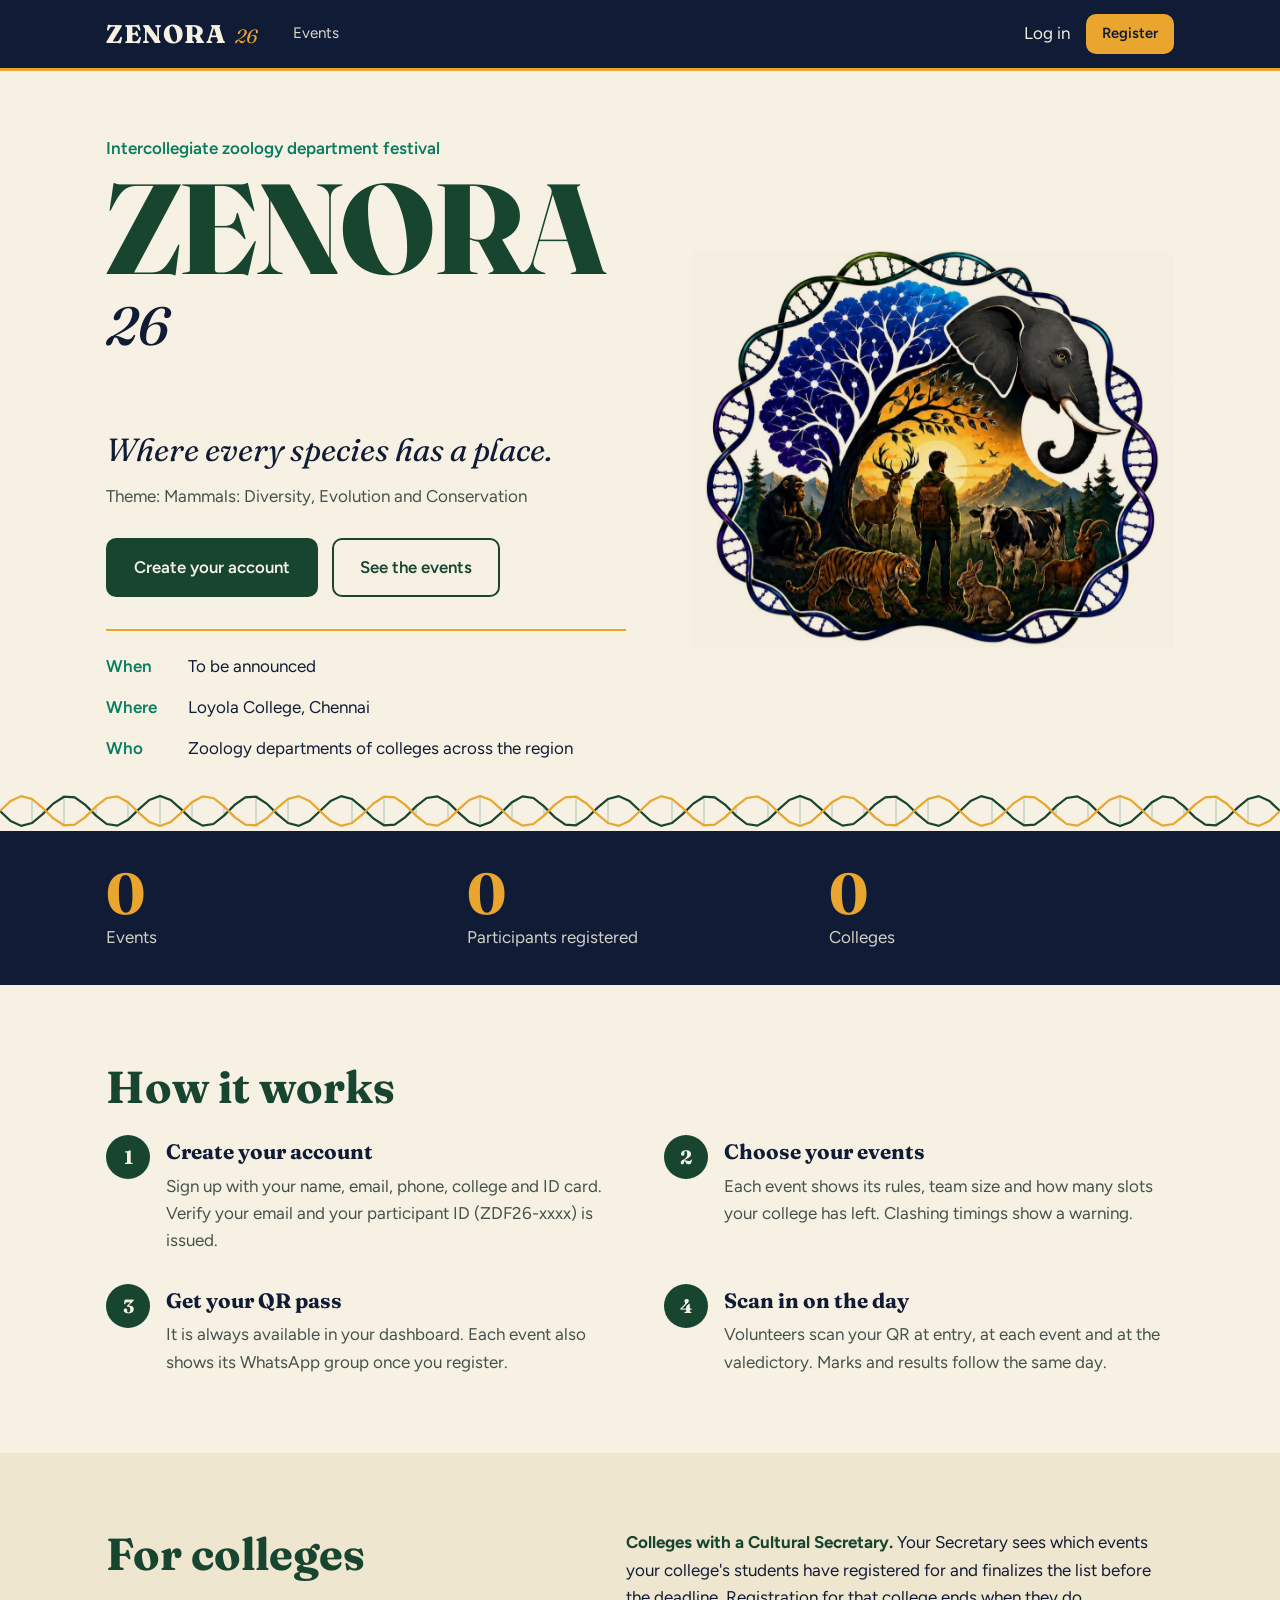
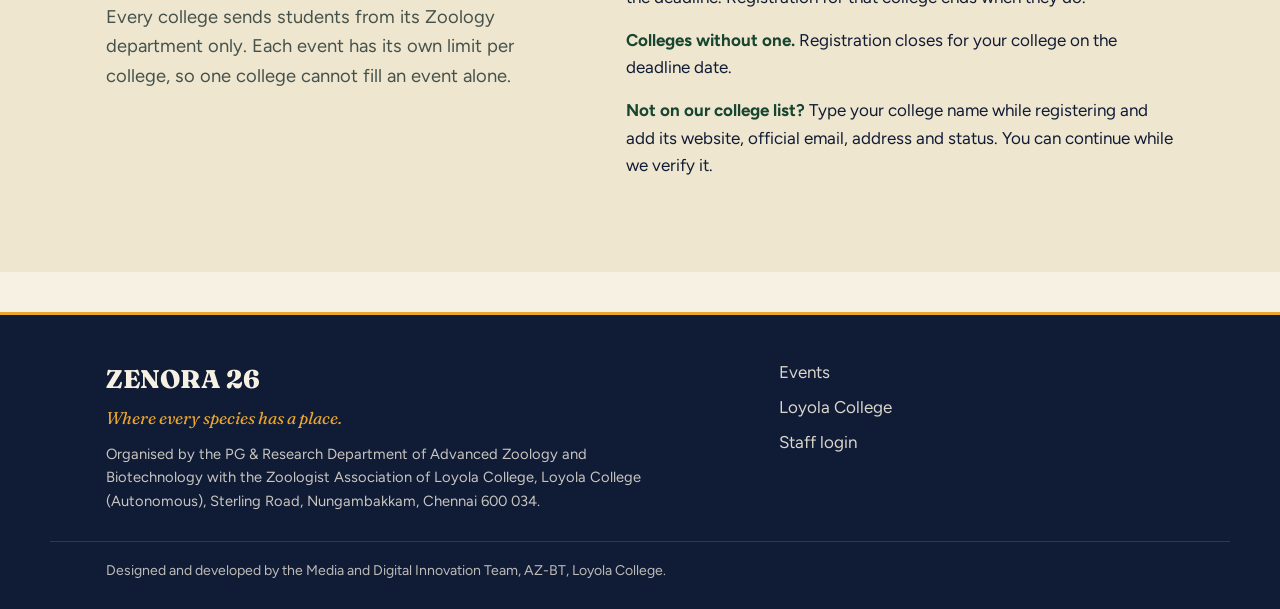
<file: index.html>
<!DOCTYPE html>
<html lang="en">
<head>
<meta charset="utf-8">
<meta name="viewport" content="width=device-width, initial-scale=1">
<title>ZENORA 26 | Zoology Department Festival, Loyola College</title>
<meta name="description" content="ZENORA 26, the intercollegiate zoology department festival at Loyola College, Chennai. Where every species has a place.">
<link rel="preconnect" href="https://fonts.googleapis.com">
<link rel="preconnect" href="https://fonts.gstatic.com" crossorigin>
<link href="https://fonts.googleapis.com/css2?family=Figtree:wght@400;500;600;700&family=Fraunces:ital,opsz,wght@0,9..144,500;0,9..144,700;0,9..144,800;1,9..144,500&display=swap" rel="stylesheet">
<link rel="stylesheet" href="assets/css/zenora.css">
</head>
<body>
<div id="site-header"></div>
<main id="main">

<section class="hero">
  <div class="wrap hero-grid">
    <div>
      <p class="hero-kicker">Intercollegiate zoology department festival</p>
      <h1 class="hero-title">ZENORA<span class="hero-year"> 26</span></h1>
      <p class="hero-tagline" id="tagline">Where every species has a place.</p>
      <p class="hero-theme">Theme: <span id="theme">Mammals: Diversity, Evolution and Conservation</span></p>
      <div class="hero-actions">
        <a href="register.html" class="btn btn-forest btn-lg" id="cta">Create your account</a>
        <a href="events.html" class="btn btn-outline btn-lg">See the events</a>
      </div>
      <p class="hero-note hidden" id="reg-note"></p>
      <dl class="facts">
        <div><dt>When</dt><dd id="when">To be announced<span class="facts-sub" id="countdown"></span></dd></div>
        <div><dt>Where</dt><dd id="where">Loyola College, Chennai</dd></div>
        <div><dt>Who</dt><dd>Zoology departments of colleges across the region</dd></div>
      </dl>
    </div>
    <figure class="hero-art">
      <img src="assets/img/zenora-artwork.jpg" width="1100" height="906" alt="A hiker watches an elephant, tiger, deer, chimpanzee, rabbit, cow and goat gather under the Tree of Life, framed by a DNA double helix.">
    </figure>
  </div>
  <svg class="helix" viewBox="0 0 1200 40" preserveAspectRatio="none" aria-hidden="true" focusable="false"><g class="helix-rungs"><line x1="0.0" x2="0.0" y1="20.0" y2="20.0"/><line x1="30.0" x2="30.0" y1="32.1" y2="7.9"/><line x1="60.0" x2="60.0" y1="5.7" y2="34.3"/><line x1="90.0" x2="90.0" y1="24.6" y2="15.4"/><line x1="120.0" x2="120.0" y1="28.8" y2="11.2"/><line x1="150.0" x2="150.0" y1="5.0" y2="35.0"/><line x1="180.0" x2="180.0" y1="28.8" y2="11.2"/><line x1="210.0" x2="210.0" y1="24.6" y2="15.4"/><line x1="240.0" x2="240.0" y1="5.7" y2="34.3"/><line x1="270.0" x2="270.0" y1="32.1" y2="7.9"/><line x1="300.0" x2="300.0" y1="20.0" y2="20.0"/><line x1="330.0" x2="330.0" y1="7.9" y2="32.1"/><line x1="360.0" x2="360.0" y1="34.3" y2="5.7"/><line x1="390.0" x2="390.0" y1="15.4" y2="24.6"/><line x1="420.0" x2="420.0" y1="11.2" y2="28.8"/><line x1="450.0" x2="450.0" y1="35.0" y2="5.0"/><line x1="480.0" x2="480.0" y1="11.2" y2="28.8"/><line x1="510.0" x2="510.0" y1="15.4" y2="24.6"/><line x1="540.0" x2="540.0" y1="34.3" y2="5.7"/><line x1="570.0" x2="570.0" y1="7.9" y2="32.1"/><line x1="600.0" x2="600.0" y1="20.0" y2="20.0"/><line x1="630.0" x2="630.0" y1="32.1" y2="7.9"/><line x1="660.0" x2="660.0" y1="5.7" y2="34.3"/><line x1="690.0" x2="690.0" y1="24.6" y2="15.4"/><line x1="720.0" x2="720.0" y1="28.8" y2="11.2"/><line x1="750.0" x2="750.0" y1="5.0" y2="35.0"/><line x1="780.0" x2="780.0" y1="28.8" y2="11.2"/><line x1="810.0" x2="810.0" y1="24.6" y2="15.4"/><line x1="840.0" x2="840.0" y1="5.7" y2="34.3"/><line x1="870.0" x2="870.0" y1="32.1" y2="7.9"/><line x1="900.0" x2="900.0" y1="20.0" y2="20.0"/><line x1="930.0" x2="930.0" y1="7.9" y2="32.1"/><line x1="960.0" x2="960.0" y1="34.3" y2="5.7"/><line x1="990.0" x2="990.0" y1="15.4" y2="24.6"/><line x1="1020.0" x2="1020.0" y1="11.2" y2="28.8"/><line x1="1050.0" x2="1050.0" y1="35.0" y2="5.0"/><line x1="1080.0" x2="1080.0" y1="11.2" y2="28.8"/><line x1="1110.0" x2="1110.0" y1="15.4" y2="24.6"/><line x1="1140.0" x2="1140.0" y1="34.3" y2="5.7"/><line x1="1170.0" x2="1170.0" y1="7.9" y2="32.1"/><line x1="1200.0" x2="1200.0" y1="20.0" y2="20.0"/></g><path class="helix-a" d="M0.0 20.0 L10.0 30.0 L20.0 34.9 L30.0 32.1 L40.0 23.1 L50.0 12.5 L60.0 5.7 L70.0 6.3 L80.0 13.9 L90.0 24.6 L100.0 33.0 L110.0 34.7 L120.0 28.8 L130.0 18.4 L140.0 8.9 L150.0 5.0 L160.0 8.9 L170.0 18.4 L180.0 28.8 L190.0 34.7 L200.0 33.0 L210.0 24.6 L220.0 13.9 L230.0 6.3 L240.0 5.7 L250.0 12.5 L260.0 23.1 L270.0 32.1 L280.0 34.9 L290.0 30.0 L300.0 20.0 L310.0 10.0 L320.0 5.1 L330.0 7.9 L340.0 16.9 L350.0 27.5 L360.0 34.3 L370.0 33.7 L380.0 26.1 L390.0 15.4 L400.0 7.0 L410.0 5.3 L420.0 11.2 L430.0 21.6 L440.0 31.1 L450.0 35.0 L460.0 31.1 L470.0 21.6 L480.0 11.2 L490.0 5.3 L500.0 7.0 L510.0 15.4 L520.0 26.1 L530.0 33.7 L540.0 34.3 L550.0 27.5 L560.0 16.9 L570.0 7.9 L580.0 5.1 L590.0 10.0 L600.0 20.0 L610.0 30.0 L620.0 34.9 L630.0 32.1 L640.0 23.1 L650.0 12.5 L660.0 5.7 L670.0 6.3 L680.0 13.9 L690.0 24.6 L700.0 33.0 L710.0 34.7 L720.0 28.8 L730.0 18.4 L740.0 8.9 L750.0 5.0 L760.0 8.9 L770.0 18.4 L780.0 28.8 L790.0 34.7 L800.0 33.0 L810.0 24.6 L820.0 13.9 L830.0 6.3 L840.0 5.7 L850.0 12.5 L860.0 23.1 L870.0 32.1 L880.0 34.9 L890.0 30.0 L900.0 20.0 L910.0 10.0 L920.0 5.1 L930.0 7.9 L940.0 16.9 L950.0 27.5 L960.0 34.3 L970.0 33.7 L980.0 26.1 L990.0 15.4 L1000.0 7.0 L1010.0 5.3 L1020.0 11.2 L1030.0 21.6 L1040.0 31.1 L1050.0 35.0 L1060.0 31.1 L1070.0 21.6 L1080.0 11.2 L1090.0 5.3 L1100.0 7.0 L1110.0 15.4 L1120.0 26.1 L1130.0 33.7 L1140.0 34.3 L1150.0 27.5 L1160.0 16.9 L1170.0 7.9 L1180.0 5.1 L1190.0 10.0 L1200.0 20.0 "/><path class="helix-b" d="M0.0 20.0 L10.0 10.0 L20.0 5.1 L30.0 7.9 L40.0 16.9 L50.0 27.5 L60.0 34.3 L70.0 33.7 L80.0 26.1 L90.0 15.4 L100.0 7.0 L110.0 5.3 L120.0 11.2 L130.0 21.6 L140.0 31.1 L150.0 35.0 L160.0 31.1 L170.0 21.6 L180.0 11.2 L190.0 5.3 L200.0 7.0 L210.0 15.4 L220.0 26.1 L230.0 33.7 L240.0 34.3 L250.0 27.5 L260.0 16.9 L270.0 7.9 L280.0 5.1 L290.0 10.0 L300.0 20.0 L310.0 30.0 L320.0 34.9 L330.0 32.1 L340.0 23.1 L350.0 12.5 L360.0 5.7 L370.0 6.3 L380.0 13.9 L390.0 24.6 L400.0 33.0 L410.0 34.7 L420.0 28.8 L430.0 18.4 L440.0 8.9 L450.0 5.0 L460.0 8.9 L470.0 18.4 L480.0 28.8 L490.0 34.7 L500.0 33.0 L510.0 24.6 L520.0 13.9 L530.0 6.3 L540.0 5.7 L550.0 12.5 L560.0 23.1 L570.0 32.1 L580.0 34.9 L590.0 30.0 L600.0 20.0 L610.0 10.0 L620.0 5.1 L630.0 7.9 L640.0 16.9 L650.0 27.5 L660.0 34.3 L670.0 33.7 L680.0 26.1 L690.0 15.4 L700.0 7.0 L710.0 5.3 L720.0 11.2 L730.0 21.6 L740.0 31.1 L750.0 35.0 L760.0 31.1 L770.0 21.6 L780.0 11.2 L790.0 5.3 L800.0 7.0 L810.0 15.4 L820.0 26.1 L830.0 33.7 L840.0 34.3 L850.0 27.5 L860.0 16.9 L870.0 7.9 L880.0 5.1 L890.0 10.0 L900.0 20.0 L910.0 30.0 L920.0 34.9 L930.0 32.1 L940.0 23.1 L950.0 12.5 L960.0 5.7 L970.0 6.3 L980.0 13.9 L990.0 24.6 L1000.0 33.0 L1010.0 34.7 L1020.0 28.8 L1030.0 18.4 L1040.0 8.9 L1050.0 5.0 L1060.0 8.9 L1070.0 18.4 L1080.0 28.8 L1090.0 34.7 L1100.0 33.0 L1110.0 24.6 L1120.0 13.9 L1130.0 6.3 L1140.0 5.7 L1150.0 12.5 L1160.0 23.1 L1170.0 32.1 L1180.0 34.9 L1190.0 30.0 L1200.0 20.0 "/></svg>
</section>

<section class="stats" aria-label="Festival so far">
  <div class="wrap stats-row">
    <p><strong id="s-events">0</strong><span>Events</span></p>
    <p><strong id="s-participants">0</strong><span>Participants registered</span></p>
    <p><strong id="s-colleges">0</strong><span>Colleges</span></p>
  </div>
</section>

<section class="section wrap">
  <h2 class="h2">How it works</h2>
  <ol class="steps">
    <li><span class="step-n" aria-hidden="true">1</span><div><h3>Create your account</h3><p>Sign up with your name, email, phone, college and ID card. Verify your email and your participant ID (ZDF26-xxxx) is issued.</p></div></li>
    <li><span class="step-n" aria-hidden="true">2</span><div><h3>Choose your events</h3><p>Each event shows its rules, team size and how many slots your college has left. Clashing timings show a warning.</p></div></li>
    <li><span class="step-n" aria-hidden="true">3</span><div><h3>Get your QR pass</h3><p>It is always available in your dashboard. Each event also shows its WhatsApp group once you register.</p></div></li>
    <li><span class="step-n" aria-hidden="true">4</span><div><h3>Scan in on the day</h3><p>Volunteers scan your QR at entry, at each event and at the valedictory. Marks and results follow the same day.</p></div></li>
  </ol>
</section>

<section class="section-tint">
  <div class="wrap two-col">
    <div>
      <h2 class="h2">For colleges</h2>
      <p class="lede">Every college sends students from its Zoology department only. Each event has its own limit per college, so one college cannot fill an event alone.</p>
    </div>
    <div class="prose">
      <p><strong>Colleges with a Cultural Secretary.</strong> Your Secretary sees which events your college's students have registered for and finalizes the list before the deadline. Registration for that college ends when they do.</p>
      <p><strong>Colleges without one.</strong> Registration closes for your college on the deadline date.</p>
      <p><strong>Not on our college list?</strong> Type your college name while registering and add its website, official email, address and status. You can continue while we verify it.</p>
    </div>
  </div>
</section>

</main>
<div id="site-footer"></div>
<script src="assets/js/config.js"></script>
<script src="assets/js/api.js"></script>
<script src="assets/js/layout.js"></script>
<script>

(async function () {
  const $ = (id) => document.getElementById(id);
  try {
    const [s, st] = await Promise.all([Z.api("settings"), Z.api("stats")]);
    if (s.tagline) $("tagline").textContent = s.tagline;
    if (s.theme) $("theme").textContent = s.theme;
    if (s.festival_venue) $("where").textContent = s.festival_venue;
    if (s.festival_date) {
      const d = new Date(s.festival_date + "T00:00:00+05:30").toLocaleDateString("en-IN", { weekday: "long", day: "numeric", month: "long", year: "numeric", timeZone: "Asia/Kolkata" });
      const n = Z.daysUntil(s.festival_date);
      let c = "";
      if (n > 1) c = n + " days to go"; else if (n === 1) c = "Tomorrow"; else if (n === 0) c = "Today";
      $("when").innerHTML = Z.esc(d) + (c ? '<span class="facts-sub">' + c + "</span>" : "");
    }
    const open = Z.daysUntil(s.registration_open_date);
    if (open !== null && open <= 0) $("cta").textContent = "Register now";
    else if (open !== null) {
      const note = $("reg-note");
      note.textContent = "Event registration opens on " + Z.fmtDate(s.registration_open_date, { day: "numeric", month: "long" }) + ".";
      note.classList.remove("hidden");
    }
    $("s-events").textContent = st.events;
    $("s-participants").textContent = st.participants;
    $("s-colleges").textContent = st.colleges;
  } catch (e) { /* the page still works with its built-in text if the server is unreachable */ }
})();

</script>
</body>
</html>
</file>
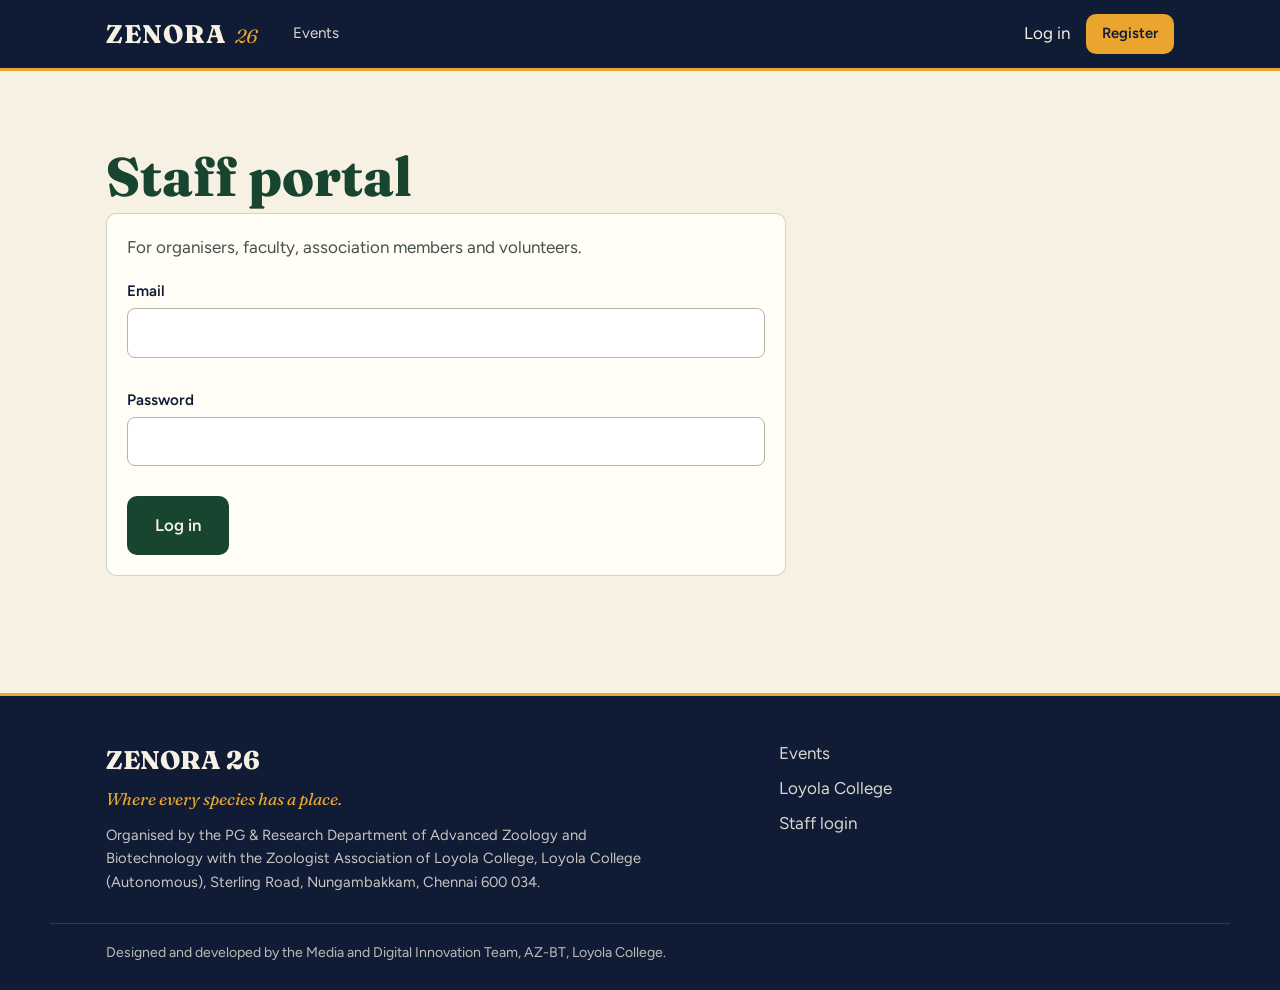
<file: admin.html>
<!DOCTYPE html>
<html lang="en">
<head>
<meta charset="utf-8">
<meta name="viewport" content="width=device-width, initial-scale=1">
<title>Staff portal | ZENORA 26</title>
<meta name="description" content="ZENORA 26, the intercollegiate zoology department festival at Loyola College, Chennai. Where every species has a place.">
<link rel="preconnect" href="https://fonts.googleapis.com">
<link rel="preconnect" href="https://fonts.gstatic.com" crossorigin>
<link href="https://fonts.googleapis.com/css2?family=Figtree:wght@400;500;600;700&family=Fraunces:ital,opsz,wght@0,9..144,500;0,9..144,700;0,9..144,800;1,9..144,500&display=swap" rel="stylesheet">
<link rel="stylesheet" href="assets/css/zenora.css">
</head>
<body>
<div id="site-header"></div>
<main id="main">

<section class="section wrap">
  <h1 class="page-title">Staff portal</h1>
  <div id="msg" class="hidden" role="alert"></div>

  <form class="card form narrow" id="login">
    <p class="page-sub" style="margin:0">For organisers, faculty, association members and volunteers.</p>
    <div class="field"><label for="a-email">Email</label><input id="a-email" type="email" autocomplete="username" required></div>
    <div class="field"><label for="a-pass">Password</label><input id="a-pass" type="password" autocomplete="current-password" required></div>
    <div><button class="btn btn-forest btn-lg" type="submit">Log in</button></div>
  </form>

  <div id="app" class="hidden">
    <p style="margin-bottom:14px"><span id="who" style="font-weight:600"></span> <button class="link-quiet" id="a-out" style="color:var(--forest);text-decoration:underline">Log out</button></p>
    <div class="chips" id="tabs" role="tablist"></div>
    <div id="panel"></div>
  </div>
</section>

</main>
<div id="site-footer"></div>
<script src="assets/js/config.js"></script>
<script src="assets/js/api.js"></script>
<script src="assets/js/layout.js"></script>
<script>

(function () {
  const $ = (id) => document.getElementById(id), msg = $("msg"), panel = $("panel");
  const A = (a, d) => Z.api(a, d || {}, "staff");
  const E = Z.esc;
  let mods = [], current = "overview";

  /* ---------- helpers ---------- */
  const table = (cols, rows) => '<div class="table-wrap"><table><thead><tr>' + cols.map((c) => `<th>${c.h}</th>`).join("") + "</tr></thead><tbody>" +
    (rows.length ? rows.map((r, i) => "<tr>" + cols.map((c) => `<td>${c.f ? c.f(r, i) : E(r[c.k])}</td>`).join("") + "</tr>").join("") : `<tr><td colspan="${cols.length}">Nothing here yet.</td></tr>`) + "</tbody></table></div>";
  function csv(name, cols, rows) {
    const q = (v) => '"' + String(v ?? "").replace(/"/g, '""') + '"';
    const lines = [cols.map((c) => q(c.h)).join(",")].concat(rows.map((r) => cols.map((c) => q(c.csv ? c.csv(r) : r[c.k])).join(",")));
    const a = document.createElement("a");
    a.href = URL.createObjectURL(new Blob(["\ufeff" + lines.join("\n")], { type: "text/csv" }));
    a.download = name; a.click(); URL.revokeObjectURL(a.href);
  }
  const formHtml = (spec, v) => spec.map((f) => {
    const val = v[f.k] ?? "", id = "f_" + f.k; let ctl;
    if (f.t === "select") ctl = `<select id="${id}">${f.o.map((o) => `<option ${String(val) === o ? "selected" : ""}>${E(o)}</option>`).join("")}</select>`;
    else if (f.t === "area") ctl = `<textarea id="${id}" rows="3">${E(val)}</textarea>`;
    else ctl = `<input id="${id}" type="${f.t || "text"}" value="${E(val)}">`;
    return `<div class="field"><label for="${id}">${f.l}</label>${ctl}${f.s ? `<small>${f.s}</small>` : ""}</div>`;
  }).join("");
  const readForm = (spec) => Object.fromEntries(spec.map((f) => [f.k, $("f_" + f.k).value]));
  const ok = (t) => Z.show(msg, "ok", t), bad = (e) => Z.show(msg, "err", e.message);
  const TF = ["TRUE", "FALSE"];

  /* ---------- tabs ---------- */
  async function tOverview() {
    const o = await A("a_overview");
    const items = [["Participants", o.participants], ["Not yet verified", o.unverified], ["Events", o.events], ["Event registrations", o.registrations], ["Teams", o.teams],
      ["Colleges to verify", o.colleges_pending], ["Secretary requests", o.secretaries_pending], ["Colleges finalized", o.colleges_finalized],
      ["Emails waiting", o.mail_pending], ["Emails failed", o.mail_failed], ["Sent today", o.mail_sent_today + " of " + o.mail_cap]];
    panel.innerHTML = '<div class="event-grid">' + items.map(([l, v]) => `<div class="card"><div class="display" style="font-size:2rem;font-weight:800;color:var(--forest)">${E(v)}</div><div>${l}</div></div>`).join("") + "</div>";
  }

  async function tColleges() {
    let rows = await A("a_colleges"), onlyPending = false;
    const SPEC = [{ k: "college_code", l: "College code", s: "Unique, e.g. LC001. Changing it updates every student and team of this college." }, { k: "name", l: "College name" }, { k: "website", l: "Website" }, { k: "email", l: "Official email" }, { k: "address", l: "Address", t: "area" },
      { k: "status", l: "Status", t: "select", o: ["Autonomous", "University", "Non-autonomous"] }, { k: "verified", l: "Verified (shown in the registration list)", t: "select", o: TF }];
    function draw() {
      const list = rows.filter((r) => !onlyPending || !r.verified);
      panel.innerHTML = `<p style="margin-bottom:12px"><button class="btn btn-forest btn-sm" id="add">Add college</button> <label class="check" style="display:inline-flex;margin-left:12px"><input type="checkbox" id="pend" ${onlyPending ? "checked" : ""}> Only unverified</label></p><div id="editor"></div>` +
        table([{ h: "Code", k: "college_code" }, { h: "College", f: (r) => `<strong>${E(r.name)}</strong><br><small>${E(r.status)}${r.website ? ", " + E(r.website) : ""}</small>` }, { h: "Verified", f: (r) => (r.verified ? "Yes" : '<strong style="color:var(--danger)">No</strong>') },
          { h: "Students", k: "users" }, { h: "Secretary", f: (r) => (r.has_secretary ? (r.finalized ? "Finalized" : "Yes") : "-") }, { h: "", f: (r, i) => `<button class="btn btn-outline btn-sm" data-e="${rows.indexOf(r)}">Edit</button>` }], list);
      $("pend").onchange = (e) => { onlyPending = e.target.checked; draw(); };
      $("add").onclick = () => edit({ status: "Autonomous", verified: "TRUE" }, "");
      panel.querySelectorAll("[data-e]").forEach((b) => (b.onclick = () => { const r = rows[b.dataset.e]; edit({ ...r, verified: r.verified ? "TRUE" : "FALSE" }, r.college_code); }));
    }
    function edit(v, orig) {
      $("editor").innerHTML = `<div class="card form" style="margin-bottom:20px"><h3>${orig ? "Edit college" : "Add college"}</h3>${formHtml(SPEC, v)}<div><button class="btn btn-forest" id="save">Save</button> <button class="btn btn-outline" id="cancel">Close</button></div></div>`;
      $("cancel").onclick = () => ($("editor").innerHTML = "");
      $("save").onclick = async () => { try { rows = await A("a_collegeSave", { orig_code: orig, ...readForm(SPEC) }); ok("College saved."); draw(); } catch (e) { bad(e); } };
      $("editor").scrollIntoView({ behavior: "smooth", block: "nearest" });
    }
    draw();
  }

  async function tSecretaries() {
    let rows = await A("a_secretaries");
    const act = (r, i) => {
      let b = "";
      if (r.status !== "approved") b += `<button class="btn btn-forest btn-sm" data-d="approved" data-i="${i}">Approve</button> `;
      if (r.status === "pending") b += `<button class="btn btn-danger btn-sm" data-d="rejected" data-i="${i}">Reject</button>`;
      if (r.status === "approved") b += `<button class="btn btn-outline btn-sm" data-d="pending" data-i="${i}">Revoke</button> ` + (r.finalized ? `<button class="btn btn-outline btn-sm" data-f="0" data-i="${i}">Reopen college</button>` : `<button class="btn btn-outline btn-sm" data-f="1" data-i="${i}">Finalize for them</button>`);
      return b;
    };
    function draw() {
      panel.innerHTML = '<p class="page-sub">Requests from participants who ticked the Cultural Secretary box. Approving lets them see their college list and press Finalize.</p>' +
        table([{ h: "Name", f: (r) => `<strong>${E(r.name)}</strong><br><small>${E(r.email)} ${E(r.phone)}</small>` }, { h: "College", k: "college" }, { h: "Status", f: (r) => E(r.status) + (r.finalized ? " (finalized)" : "") }, { h: "", f: act }], rows);
      panel.querySelectorAll("[data-d]").forEach((b) => (b.onclick = async () => { try { rows = await A("a_secretaryDecide", { email: rows[b.dataset.i].email, status: b.dataset.d }); ok("Updated."); draw(); } catch (e) { bad(e); } }));
      panel.querySelectorAll("[data-f]").forEach((b) => (b.onclick = async () => { if (!confirm("Are you sure?")) return; try { rows = await A("a_collegeFinalize", { college_code: rows[b.dataset.i].college_code, finalized: b.dataset.f === "1" }); ok("Updated."); draw(); } catch (e) { bad(e); } }));
    }
    draw();
  }

  async function tEvents() {
    let rows = await A("a_events");
    const SPEC = [{ k: "name", l: "Event name" }, { k: "creative_title", l: "Creative title (e.g. BioHunt)" }, { k: "mode", l: "Mode", t: "select", o: ["Onstage", "Offstage", "Online"] }, { k: "type", l: "Type", t: "select", o: ["Individual", "Team"] },
      { k: "description", l: "Description", t: "area" }, { k: "rules", l: "Rules", t: "area" }, { k: "min_team", l: "Minimum team size", t: "number", s: "Team events only, leader included" }, { k: "max_team", l: "Maximum team size", t: "number" },
      { k: "max_per_college", l: "Maximum entries per college", t: "number", s: "Teams for team events, individuals for individual events. Blank = no limit" },
      { k: "reg_open", l: "Registration opens", t: "date" }, { k: "reg_close", l: "Registration closes", t: "date" }, { k: "date", l: "Event date", t: "date" }, { k: "time", l: "Start time", t: "time" }, { k: "duration_min", l: "Duration (minutes)", t: "number" },
      { k: "venue", l: "Venue" }, { k: "whatsapp_link", l: "WhatsApp group link", t: "url", s: "Shown only after a participant registers" },
      { k: "upload_required", l: "Online upload required", t: "select", o: TF }, { k: "upload_types", l: "Allowed file types", s: "e.g. pdf, jpg, mp4" }, { k: "upload_max_mb", l: "Max file size (MB)", t: "number" }, { k: "drive_link_allowed", l: "Drive link allowed instead of file", t: "select", o: TF },
      { k: "counts_for_championship", l: "Counts for overall championship", t: "select", o: TF }, { k: "published", l: "Published (visible on the site)", t: "select", o: TF }];
    function draw() {
      panel.innerHTML = `<p style="margin-bottom:12px"><button class="btn btn-forest btn-sm" id="add">Add event</button></p><div id="editor"></div>` +
        table([{ h: "ID", k: "event_id" }, { h: "Event", f: (r) => `<strong>${E(r.creative_title || r.name)}</strong><br><small>${E(r.name)}</small>` }, { h: "Mode / type", f: (r) => E(r.mode) + " / " + E(r.type) }, { h: "When", f: (r) => E([r.date, r.time].filter(Boolean).join(" ")) },
          { h: "Registered", k: "registered" }, { h: "Live", f: (r) => (String(r.published).toUpperCase() === "FALSE" ? "No" : "Yes") }, { h: "", f: (r, i) => `<button class="btn btn-outline btn-sm" data-e="${i}">Edit</button>` }], rows);
      $("add").onclick = () => edit({ mode: "Onstage", type: "Individual", upload_required: "FALSE", drive_link_allowed: "FALSE", counts_for_championship: "TRUE", published: "FALSE", duration_min: "60" }, "");
      panel.querySelectorAll("[data-e]").forEach((b) => (b.onclick = () => { const r = rows[b.dataset.e]; edit(r, r.event_id); }));
    }
    function edit(v, id) {
      $("editor").innerHTML = `<div class="card form" style="margin-bottom:20px"><h3>${id ? "Edit " + E(id) : "Add event"}</h3>${formHtml(SPEC, v)}<div><button class="btn btn-forest" id="save">Save</button> <button class="btn btn-outline" id="cancel">Close</button></div></div>`;
      $("cancel").onclick = () => ($("editor").innerHTML = "");
      $("save").onclick = async () => { try { rows = await A("a_eventSave", { event_id: id, ...readForm(SPEC) }); ok("Event saved. The public list refreshes within a minute."); draw(); } catch (e) { bad(e); } };
      $("editor").scrollIntoView({ behavior: "smooth", block: "nearest" });
    }
    draw();
  }

  async function tParticipants() {
    const rows = await A("a_participants");
    const cols = [{ h: "ID", k: "user_id" }, { h: "Name", k: "name" }, { h: "College", k: "college" }, { h: "Level", f: (r) => E(r.level) + (r.year ? " " + E(r.year) : ""), csv: (r) => r.level + " " + r.year }, { h: "Phone", k: "phone" }, { h: "Email", k: "email" },
      { h: "Gender", k: "gender" }, { h: "Food", k: "food" }, { h: "Stay", k: "accommodation" }, { h: "Events", k: "events" }, { h: "Verified", f: (r) => (r.verified ? "Yes" : "No"), csv: (r) => (r.verified ? "Yes" : "No") },
      { h: "ID card", f: (r) => (r.id_image ? `<a href="${E(r.id_image)}" target="_blank" rel="noopener">View</a>` : ""), csv: (r) => r.id_image }];
    panel.innerHTML = `<p style="margin-bottom:12px"><input id="q" placeholder="Search name, college, ID" style="max-width:320px;display:inline-block"> <button class="btn btn-outline btn-sm" id="dl">Download CSV</button> <span id="count" style="margin-left:8px"></span></p><div id="list"></div>`;
    let shown = rows;
    const draw = () => { $("list").innerHTML = table(cols, shown); $("count").textContent = shown.length + " of " + rows.length; };
    $("q").oninput = (e) => { const s = e.target.value.toLowerCase(); shown = rows.filter((r) => [r.name, r.college, r.user_id, r.email].join(" ").toLowerCase().includes(s)); draw(); };
    $("dl").onclick = () => csv("participants.csv", cols, shown);
    draw();
  }

  async function tRosters() {
    const evs = await A("a_events");
    panel.innerHTML = `<div class="field narrow"><label for="ev">Event</label><select id="ev">${evs.map((e) => `<option value="${E(e.event_id)}">${E((e.creative_title || e.name) + " (" + e.type + ")")}</option>`).join("")}</select></div><p style="margin-bottom:12px"><button class="btn btn-forest btn-sm" id="load">Show list</button> <button class="btn btn-outline btn-sm hidden" id="dl">Download CSV</button></p><div id="list"></div>`;
    let last;
    $("load").onclick = async () => {
      try {
        last = await A("a_roster", { event_id: $("ev").value });
        const team = String(last.event.type).toLowerCase() === "team";
        const cols = [{ h: "College", k: "college" }, ...(team ? [{ h: "Team", k: "team" }, { h: "Role", k: "role" }, { h: "Team size", f: (r) => E(r.team_size) + (r.incomplete ? ' <strong style="color:var(--danger)">incomplete</strong>' : ""), csv: (r) => r.team_size + (r.incomplete ? " incomplete" : "") }] : []),
          { h: "ID", k: "user_id" }, { h: "Name", k: "name" }, { h: "Phone", k: "phone" }, { h: "Level", f: (r) => E(r.level) + " " + E(r.year), csv: (r) => r.level + " " + r.year }];
        last.cols = cols;
        $("list").innerHTML = table(cols, last.rows); $("dl").classList.remove("hidden");
      } catch (e) { bad(e); }
    };
    $("dl").onclick = () => csv("event-list-" + last.event.event_id + ".csv", last.cols, last.rows);
  }

  async function tMail() {
    let rows = await A("a_mail");
    function draw() {
      panel.innerHTML = `<p style="margin-bottom:12px"><button class="btn btn-forest btn-sm" id="flush">Send waiting emails now</button> <button class="btn btn-outline btn-sm" id="retry">Retry failed</button></p>` +
        table([{ h: "Created", f: (r) => E(String(r.created_at).replace("T", " ")) }, { h: "To", k: "to" }, { h: "Type", k: "template" }, { h: "Status", f: (r) => E(r.status) + (r.error ? "<br><small>" + E(r.error) + "</small>" : "") }, { h: "Tries", k: "attempts" }], rows);
      $("flush").onclick = async () => { try { const r = await A("a_mailFlush"); rows = r.rows; ok(r.sent + " email(s) sent."); draw(); } catch (e) { bad(e); } };
      $("retry").onclick = async () => { try { rows = await A("a_mailRetry"); ok("Failed emails are queued again."); draw(); } catch (e) { bad(e); } };
    }
    draw();
  }

  async function tSettings() {
    let rows = await A("a_settings");
    panel.innerHTML = '<p class="page-sub">Dates are written 2026-12-05. Changes appear on the site within a minute.</p>' +
      table([{ h: "Setting", f: (r) => `<strong>${E(r.key)}</strong><br><small>${E(r.note)}</small>` }, { h: "Value", f: (r, i) => `<input data-k="${E(r.key)}" value="${E(r.value)}">` }, { h: "", f: (r) => `<button class="btn btn-outline btn-sm" data-s="${E(r.key)}">Save</button>` }], rows);
    panel.querySelectorAll("[data-s]").forEach((b) => (b.onclick = async () => {
      try { await A("a_settingSave", { key: b.dataset.s, value: panel.querySelector(`input[data-k="${b.dataset.s}"]`).value }); ok("Saved " + b.dataset.s + "."); } catch (e) { bad(e); }
    }));
  }

  async function tStaff() {
    let rows = await A("a_staff");
    const SPEC = [{ k: "name", l: "Name" }, { k: "email", l: "Email (login)", t: "email" }, { k: "role", l: "Role", t: "select", o: ["admin", "association", "faculty", "volunteer", "desk", "super_admin"] },
      { k: "active", l: "Active", t: "select", o: TF }, { k: "password", l: "Password", t: "text", s: "Required for a new person (a temporary one). Leave blank to keep the current password." }];
    function draw() {
      panel.innerHTML = `<p style="margin-bottom:12px"><button class="btn btn-forest btn-sm" id="add">Add staff</button></p><div id="editor"></div>` +
        table([{ h: "Name", k: "name" }, { h: "Email", k: "email" }, { h: "Role", k: "role" }, { h: "Active", f: (r) => (r.active ? "Yes" : "No") }, { h: "", f: (r, i) => `<button class="btn btn-outline btn-sm" data-e="${i}">Edit</button>` }], rows);
      $("add").onclick = () => edit({ role: "volunteer", active: "TRUE" });
      panel.querySelectorAll("[data-e]").forEach((b) => (b.onclick = () => { const r = rows[b.dataset.e]; edit({ ...r, active: r.active ? "TRUE" : "FALSE" }); }));
    }
    function edit(v) {
      $("editor").innerHTML = `<div class="card form" style="margin-bottom:20px">${formHtml(SPEC, v)}<div><button class="btn btn-forest" id="save">Save</button> <button class="btn btn-outline" id="cancel">Close</button></div></div>`;
      $("cancel").onclick = () => ($("editor").innerHTML = "");
      $("save").onclick = async () => { try { rows = await A("a_staffSave", readForm(SPEC)); ok("Saved."); draw(); } catch (e) { bad(e); } };
    }
    draw();
  }

  async function tPerms() {
    const p = await A("a_perms");
    const roles = p.roles.filter((r) => r !== "super_admin");
    panel.innerHTML = `<p class="page-sub">Choose what each role can do. View shows the tab. Edit changes data. Approve decides requests. Super admins always have everything.</p>
      <div class="field narrow"><label for="role">Role</label><select id="role">${roles.map((r) => `<option>${E(r)}</option>`).join("")}</select></div><div id="matrix"></div>`;
    const draw = () => {
      const role = $("role").value;
      const get = (m) => p.rows.find((r) => r.role === role && r.module === m) || {};
      $("matrix").innerHTML = table([{ h: "Module", k: "m" }, ...["view", "edit", "approve"].map((l) => ({ h: l[0].toUpperCase() + l.slice(1), f: (r) => `<input type="checkbox" data-m="${r.m}" data-l="${l}" ${get(r.m)["can_" + l] ? "checked" : ""}>` }))], p.modules.map((m) => ({ m }))) +
        '<p style="margin-top:12px"><button class="btn btn-forest" id="save">Save permissions</button></p>';
      $("save").onclick = async () => {
        const rows = p.modules.map((m) => ({ module: m, can_view: !!panel.querySelector(`[data-m="${m}"][data-l="view"]`).checked, can_edit: !!panel.querySelector(`[data-m="${m}"][data-l="edit"]`).checked, can_approve: !!panel.querySelector(`[data-m="${m}"][data-l="approve"]`).checked }));
        try { const r = await A("a_permSave", { role, rows }); p.rows = r.rows; ok("Permissions saved for " + role + "."); } catch (e) { bad(e); }
      };
    };
    $("role").onchange = draw; draw();
  }

  const TABS = { overview: ["Overview", tOverview], colleges: ["Colleges", tColleges], secretaries: ["Cultural Secretaries", tSecretaries], events: ["Events", tEvents], participants: ["Participants", tParticipants],
    rosters: ["Event lists", tRosters], mail: ["Email", tMail], settings: ["Settings", tSettings], staff: ["Staff", tStaff], permissions: ["Permissions", tPerms] };

  function drawTabs() {
    $("tabs").innerHTML = mods.filter((m) => TABS[m]).map((m) => `<button class="chip" role="tab" aria-pressed="${m === current}" data-t="${m}">${TABS[m][0]}</button>`).join("");
    $("tabs").querySelectorAll("button").forEach((b) => (b.onclick = () => open(b.dataset.t)));
  }
  async function open(t) {
    current = t; drawTabs(); msg.className = "hidden"; panel.innerHTML = "<p>Loading...</p>";
    try { await TABS[t][1](); } catch (e) { panel.innerHTML = ""; if (e.code === "AUTH") return showLogin(); bad(e); }
  }
  function showApp(info) {
    mods = info.modules; $("who").textContent = info.staff.name + " (" + info.staff.role + ")";
    $("login").classList.add("hidden"); $("app").classList.remove("hidden");
    open(mods.includes(current) ? current : mods[0]);
  }
  function showLogin() { $("app").classList.add("hidden"); $("login").classList.remove("hidden"); }

  $("login").addEventListener("submit", async (e) => {
    e.preventDefault(); msg.className = "hidden";
    try { const r = await Z.api("staffLogin", { email: $("a-email").value, password: $("a-pass").value }); Z.setStaffToken(r.token); $("a-pass").value = ""; showApp(r); }
    catch (err) { bad(err); }
  });
  $("a-out").onclick = () => { Z.clearStaffToken(); location.reload(); };

  (async () => {
    if (!Z.staffToken()) return;
    try { showApp(await A("a_me")); } catch (e) { showLogin(); }
  })();
})();

</script>
</body>
</html>
</file>
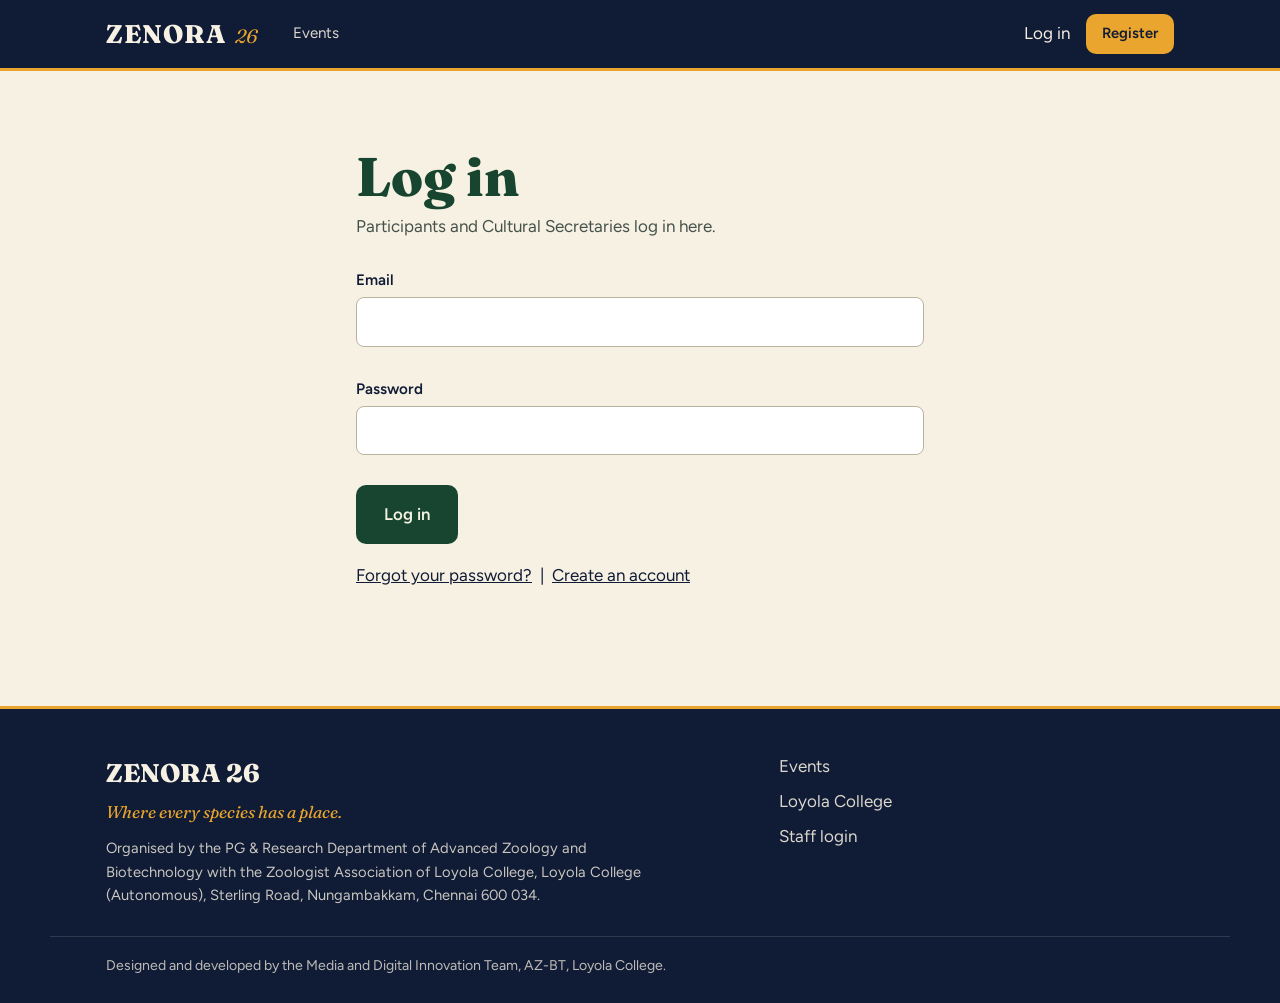
<file: login.html>
<!DOCTYPE html>
<html lang="en">
<head>
<meta charset="utf-8">
<meta name="viewport" content="width=device-width, initial-scale=1">
<title>Log in | ZENORA 26</title>
<meta name="description" content="ZENORA 26, the intercollegiate zoology department festival at Loyola College, Chennai. Where every species has a place.">
<link rel="preconnect" href="https://fonts.googleapis.com">
<link rel="preconnect" href="https://fonts.gstatic.com" crossorigin>
<link href="https://fonts.googleapis.com/css2?family=Figtree:wght@400;500;600;700&family=Fraunces:ital,opsz,wght@0,9..144,500;0,9..144,700;0,9..144,800;1,9..144,500&display=swap" rel="stylesheet">
<link rel="stylesheet" href="assets/css/zenora.css">
</head>
<body>
<div id="site-header"></div>
<main id="main">

<section class="section wrap narrow">
  <h1 class="page-title">Log in</h1>
  <p class="page-sub">Participants and Cultural Secretaries log in here.</p>
  <div id="msg" class="hidden" role="alert"></div>
  <form class="form" id="form">
    <div class="field"><label for="email">Email</label><input id="email" type="email" autocomplete="email" required></div>
    <div class="field"><label for="password">Password</label><input id="password" type="password" autocomplete="current-password" required></div>
    <div><button class="btn btn-forest btn-lg" type="submit" id="submit">Log in</button></div>
    <p><a href="#" id="forgot">Forgot your password?</a> &nbsp;|&nbsp; <a href="register.html">Create an account</a></p>
    <p class="hidden" id="resend-wrap"><button type="button" class="btn btn-outline btn-sm" id="resend">Send the verification link again</button></p>
  </form>
</section>

</main>
<div id="site-footer"></div>
<script src="assets/js/config.js"></script>
<script src="assets/js/api.js"></script>
<script src="assets/js/layout.js"></script>
<script>

(function () {
  const $ = (id) => document.getElementById(id);
  const msg = $("msg");
  const next = new URLSearchParams(location.search).get("next");
  const safeNext = next && /^[a-z0-9-]+\.html$/i.test(next) ? next : "dashboard.html";
  if (Z.token()) location.replace(safeNext);

  $("form").addEventListener("submit", async (e) => {
    e.preventDefault(); msg.className = "hidden"; $("resend-wrap").classList.add("hidden");
    const btn = $("submit"); btn.disabled = true; btn.textContent = "Logging in...";
    try {
      const r = await Z.api("login", { email: $("email").value, password: $("password").value });
      Z.setToken(r.token); location.href = safeNext;
    } catch (err) {
      Z.show(msg, "err", err.message);
      if (err.code === "UNVERIFIED") $("resend-wrap").classList.remove("hidden");
      btn.disabled = false; btn.textContent = "Log in";
    }
  });
  $("resend").onclick = async () => {
    try { await Z.api("resendVerify", { email: $("email").value }); Z.show(msg, "ok", "If that email is waiting for verification, a new link is on its way."); }
    catch (err) { Z.show(msg, "err", err.message); }
  };
  $("forgot").onclick = async (e) => {
    e.preventDefault();
    if (!$("email").value) return Z.show(msg, "warn", "Type your email above first, then press this link.");
    try { await Z.api("forgot", { email: $("email").value }); Z.show(msg, "ok", "If that email is registered, a password reset link is on its way."); }
    catch (err) { Z.show(msg, "err", err.message); }
  };
})();

</script>
</body>
</html>
</file>
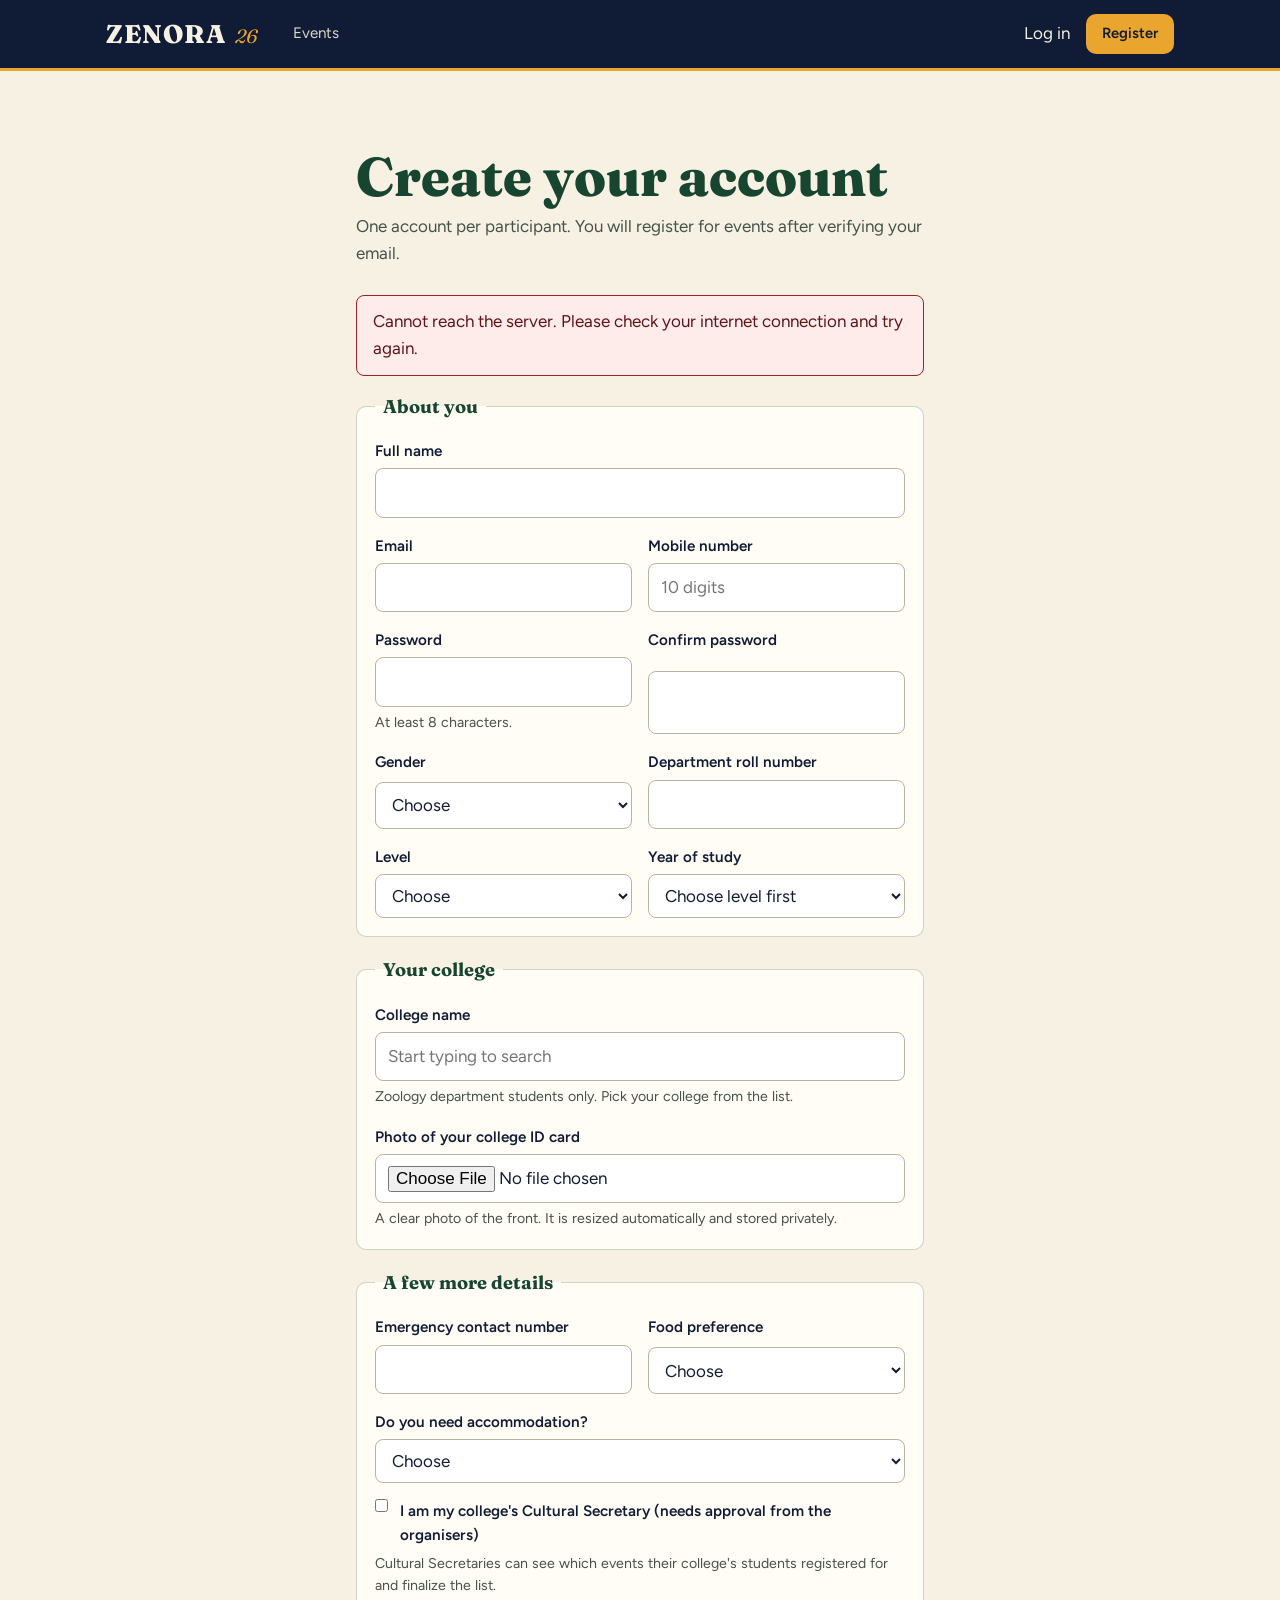
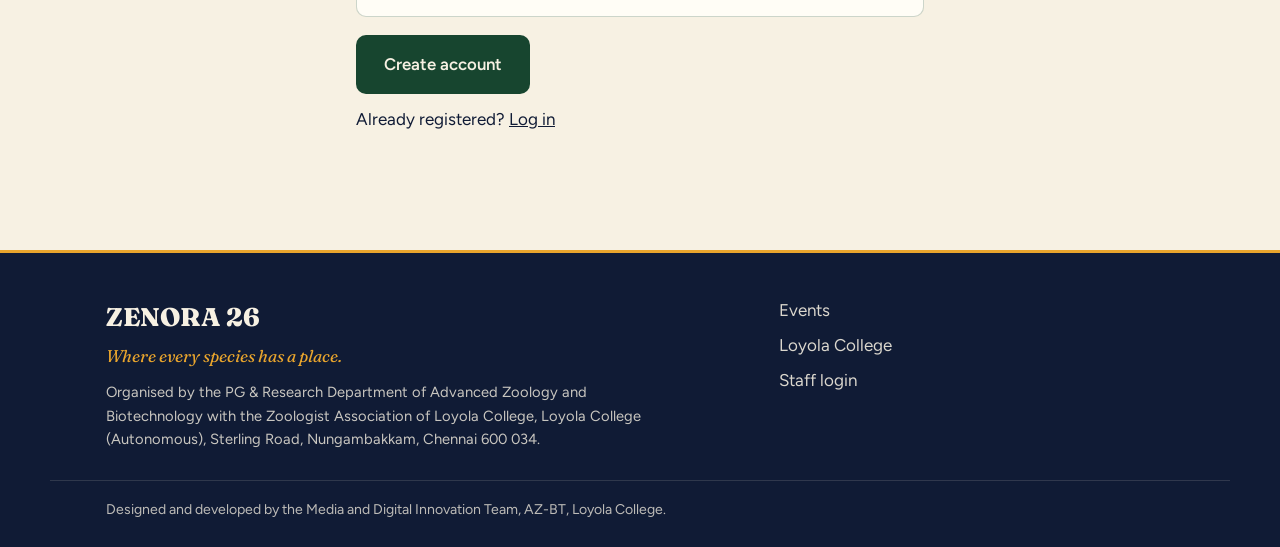
<file: register.html>
<!DOCTYPE html>
<html lang="en">
<head>
<meta charset="utf-8">
<meta name="viewport" content="width=device-width, initial-scale=1">
<title>Create your account | ZENORA 26</title>
<meta name="description" content="ZENORA 26, the intercollegiate zoology department festival at Loyola College, Chennai. Where every species has a place.">
<link rel="preconnect" href="https://fonts.googleapis.com">
<link rel="preconnect" href="https://fonts.gstatic.com" crossorigin>
<link href="https://fonts.googleapis.com/css2?family=Figtree:wght@400;500;600;700&family=Fraunces:ital,opsz,wght@0,9..144,500;0,9..144,700;0,9..144,800;1,9..144,500&display=swap" rel="stylesheet">
<link rel="stylesheet" href="assets/css/zenora.css">
</head>
<body>
<div id="site-header"></div>
<main id="main">

<section class="section wrap narrow">
  <h1 class="page-title">Create your account</h1>
  <p class="page-sub">One account per participant. You will register for events after verifying your email.</p>
  <div id="msg" class="hidden" role="alert"></div>
  <div id="done" class="card hidden">
    <h2 class="h2" style="font-size:1.8rem">Check your email</h2>
    <p>We sent a verification link to <strong id="done-email"></strong>. Open it to get your participant ID and QR pass. The email can take a few minutes to arrive, so please also look in spam.</p>
    <p style="margin-top:12px"><button class="btn btn-outline btn-sm" id="resend">Send the link again</button></p>
  </div>
  <form class="form" id="form" novalidate>
    <div class="hp" aria-hidden="true"><label>Leave empty <input name="hp" tabindex="-1" autocomplete="off"></label></div>
    <fieldset><legend>About you</legend>
      <div class="field"><label for="name">Full name</label><input id="name" name="name" autocomplete="name" required></div>
      <div class="row">
        <div class="field"><label for="email">Email</label><input id="email" name="email" type="email" autocomplete="email" required></div>
        <div class="field"><label for="phone">Mobile number</label><input id="phone" name="phone" inputmode="numeric" autocomplete="tel" placeholder="10 digits" required></div>
      </div>
      <div class="row">
        <div class="field"><label for="password">Password</label><input id="password" name="password" type="password" autocomplete="new-password" minlength="8" required><small>At least 8 characters.</small></div>
        <div class="field"><label for="password2">Confirm password</label><input id="password2" type="password" autocomplete="new-password" required></div>
      </div>
      <div class="row">
        <div class="field"><label for="gender">Gender</label><select id="gender" name="gender" required><option value="">Choose</option><option>Male</option><option>Female</option><option>Other</option><option>Prefer not to say</option></select></div>
        <div class="field"><label for="roll_no">Department roll number</label><input id="roll_no" name="roll_no"></div>
      </div>
      <div class="row">
        <div class="field"><label for="level">Level</label><select id="level" name="level" required><option value="">Choose</option><option value="UG">UG</option><option value="PG">PG</option><option value="Research">Research scholar</option></select></div>
        <div class="field" id="year-wrap"><label for="year">Year of study</label><select id="year" name="year"><option value="">Choose level first</option></select></div>
      </div>
    </fieldset>

    <fieldset><legend>Your college</legend>
      <div class="field"><label for="college">College name</label>
        <input id="college" name="college" list="college-list" autocomplete="off" placeholder="Start typing to search" required>
        <datalist id="college-list"></datalist>
        <small>Zoology department students only. Pick your college from the list.</small></div>
      <div id="new-college" class="hidden">
        <div class="alert alert-warn">We could not find this college in our list. Please add its details; we will verify them. You can continue registering meanwhile.</div>
        <div class="field"><label for="nc_website">College website</label><input id="nc_website" type="url" placeholder="https://"></div>
        <div class="field"><label for="nc_email">Official college email</label><input id="nc_email" type="email" placeholder="info@, helpdesk@, enquiry@ or principal@"></div>
        <div class="field"><label for="nc_address">College address</label><textarea id="nc_address" rows="2"></textarea></div>
        <div class="field"><label for="nc_status">College status</label><select id="nc_status"><option value="">Choose</option><option>Autonomous</option><option>University</option><option>Non-autonomous</option></select></div>
      </div>
      <div class="field"><label for="id_image">Photo of your college ID card</label><input id="id_image" type="file" accept="image/*" required><small>A clear photo of the front. It is resized automatically and stored privately.</small></div>
    </fieldset>

    <fieldset><legend>A few more details</legend>
      <div class="row">
        <div class="field"><label for="emergency_contact">Emergency contact number</label><input id="emergency_contact" name="emergency_contact" inputmode="numeric"></div>
        <div class="field"><label for="food">Food preference</label><select id="food" name="food"><option value="">Choose</option><option>Vegetarian</option><option>Non-vegetarian</option></select></div>
      </div>
      <div class="field"><label for="accommodation">Do you need accommodation?</label><select id="accommodation" name="accommodation"><option value="">Choose</option><option>No</option><option>Yes</option></select></div>
      <div class="field"><label class="check"><input type="checkbox" id="wants_secretary"> I am my college's Cultural Secretary (needs approval from the organisers)</label>
        <small>Cultural Secretaries can see which events their college's students registered for and finalize the list.</small></div>
    </fieldset>
    <div><button class="btn btn-forest btn-lg" type="submit" id="submit">Create account</button>
      <p style="margin-top:12px">Already registered? <a href="login.html">Log in</a></p></div>
  </form>
</section>

</main>
<div id="site-footer"></div>
<script src="assets/js/config.js"></script>
<script src="assets/js/api.js"></script>
<script src="assets/js/layout.js"></script>
<script>

(async function () {
  const $ = (id) => document.getElementById(id);
  const msg = $("msg"), form = $("form");
  const YEARS = { UG: [1, 2, 3], PG: [1, 2], Research: [] };
  let colleges = [];

  $("level").addEventListener("change", () => {
    const l = $("level").value, ys = YEARS[l] || [];
    $("year-wrap").classList.toggle("hidden", l === "Research");
    $("year").innerHTML = ys.length ? '<option value="">Choose</option>' + ys.map((y) => `<option value="${y}">Year ${y}</option>`).join("") : '<option value="">Choose level first</option>';
  });

  try {
    colleges = await Z.api("colleges");
    $("college-list").innerHTML = colleges.map((c) => `<option value="${Z.esc(c.name)}"></option>`).join("");
  } catch (e) { Z.show(msg, "err", e.message); }

  const match = () => colleges.find((c) => c.name.toLowerCase() === $("college").value.trim().toLowerCase());
  $("college").addEventListener("input", () => {
    const v = $("college").value.trim();
    $("new-college").classList.toggle("hidden", !v || !!match());
  });

  async function compress(file) {
    const bmp = await createImageBitmap(file);
    const sc = Math.min(1, 1200 / Math.max(bmp.width, bmp.height));
    const cv = document.createElement("canvas");
    cv.width = Math.round(bmp.width * sc); cv.height = Math.round(bmp.height * sc);
    cv.getContext("2d").drawImage(bmp, 0, 0, cv.width, cv.height);
    let q = 0.8, data = cv.toDataURL("image/jpeg", q);
    while (data.length > 400000 && q > 0.4) { q -= 0.1; data = cv.toDataURL("image/jpeg", q); }
    return data;
  }

  form.addEventListener("submit", async (ev) => {
    ev.preventDefault();
    msg.className = "hidden";
    if ($("password").value !== $("password2").value) return Z.show(msg, "err", "The two passwords do not match.");
    const file = $("id_image").files[0];
    if (!file) return Z.show(msg, "err", "Please upload a photo of your college ID card.");
    const typed = $("college").value.trim(), known = match();
    if (!typed) return Z.show(msg, "err", "Please enter your college name.");

    const data = {
      hp: form.hp.value, name: $("name").value, email: $("email").value, phone: $("phone").value,
      password: $("password").value, gender: $("gender").value, level: $("level").value, year: $("year").value,
      roll_no: $("roll_no").value, emergency_contact: $("emergency_contact").value,
      food: $("food").value, accommodation: $("accommodation").value, wants_secretary: $("wants_secretary").checked
    };
    if (known) data.college_code = known.code;
    else data.new_college = { name: typed, website: $("nc_website").value, email: $("nc_email").value, address: $("nc_address").value, status: $("nc_status").value };

    const btn = $("submit"); btn.disabled = true; btn.textContent = "Creating your account...";
    try {
      data.id_image = await compress(file);
      await Z.api("register", data);
      form.classList.add("hidden"); $("done-email").textContent = data.email; $("done").classList.remove("hidden");
      window.scrollTo({ top: 0, behavior: "smooth" });
      $("resend").onclick = async () => { try { await Z.api("resendVerify", { email: data.email }); $("resend").textContent = "Sent again"; } catch (e) { Z.show(msg, "err", e.message); } };
    } catch (e) {
      Z.show(msg, "err", e.message);
      btn.disabled = false; btn.textContent = "Create account";
    }
  });
})();

</script>
</body>
</html>
</file>
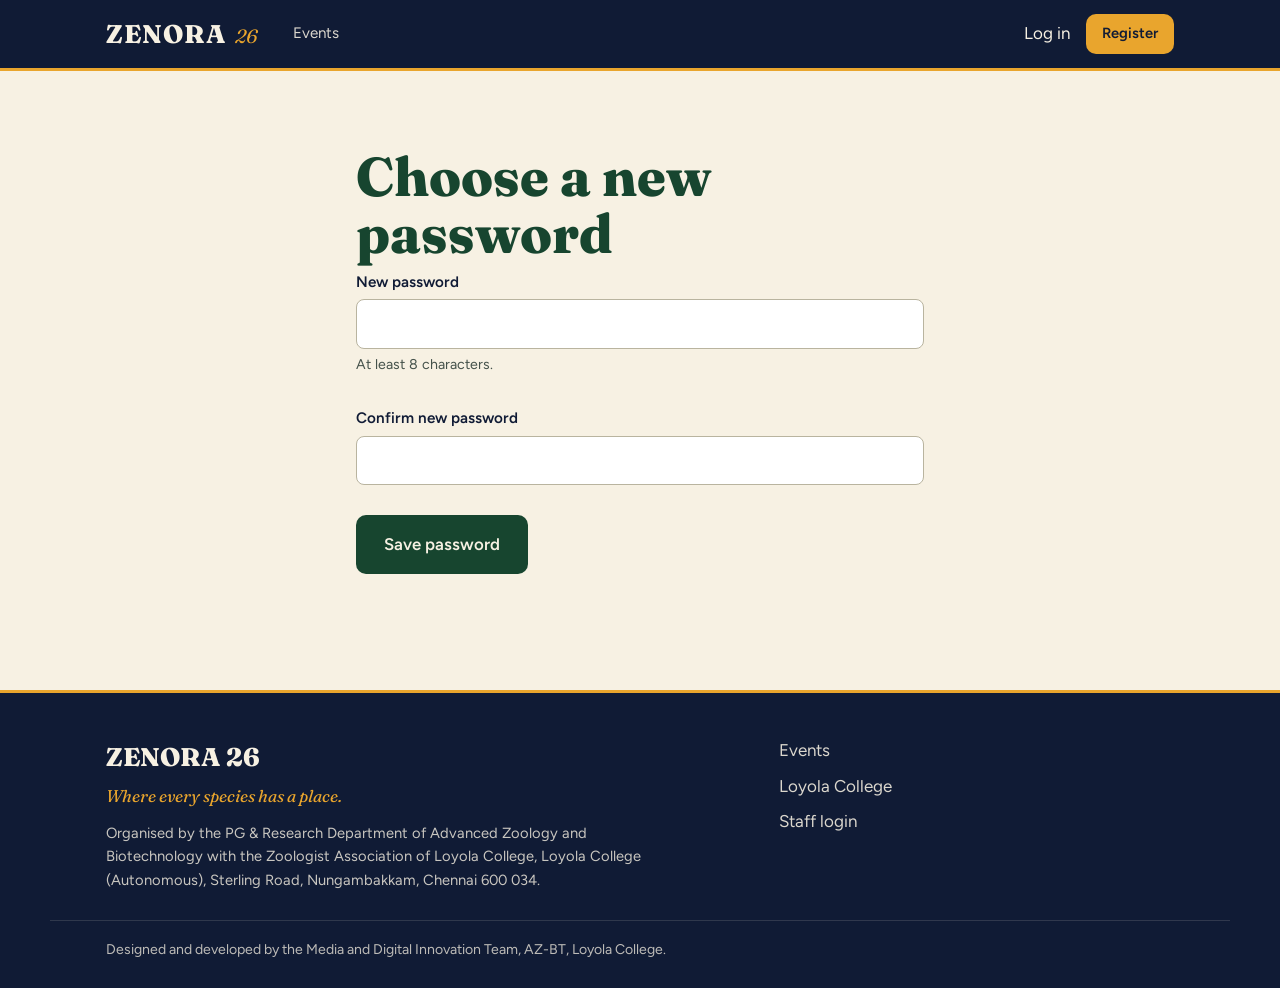
<file: reset.html>
<!DOCTYPE html>
<html lang="en">
<head>
<meta charset="utf-8">
<meta name="viewport" content="width=device-width, initial-scale=1">
<title>Reset password | ZENORA 26</title>
<meta name="description" content="ZENORA 26, the intercollegiate zoology department festival at Loyola College, Chennai. Where every species has a place.">
<link rel="preconnect" href="https://fonts.googleapis.com">
<link rel="preconnect" href="https://fonts.gstatic.com" crossorigin>
<link href="https://fonts.googleapis.com/css2?family=Figtree:wght@400;500;600;700&family=Fraunces:ital,opsz,wght@0,9..144,500;0,9..144,700;0,9..144,800;1,9..144,500&display=swap" rel="stylesheet">
<link rel="stylesheet" href="assets/css/zenora.css">
</head>
<body>
<div id="site-header"></div>
<main id="main">

<section class="section wrap narrow">
  <h1 class="page-title">Choose a new password</h1>
  <div id="msg" class="hidden" role="alert"></div>
  <form class="form" id="form">
    <div class="field"><label for="p1">New password</label><input id="p1" type="password" minlength="8" autocomplete="new-password" required><small>At least 8 characters.</small></div>
    <div class="field"><label for="p2">Confirm new password</label><input id="p2" type="password" autocomplete="new-password" required></div>
    <div><button class="btn btn-forest btn-lg" type="submit">Save password</button></div>
  </form>
</section>

</main>
<div id="site-footer"></div>
<script src="assets/js/config.js"></script>
<script src="assets/js/api.js"></script>
<script src="assets/js/layout.js"></script>
<script>

(function () {
  const msg = document.getElementById("msg");
  const t = new URLSearchParams(location.search).get("t");
  document.getElementById("form").addEventListener("submit", async (e) => {
    e.preventDefault();
    const p1 = document.getElementById("p1").value;
    if (p1 !== document.getElementById("p2").value) return Z.show(msg, "err", "The two passwords do not match.");
    try {
      await Z.api("reset", { token: t, password: p1 });
      Z.show(msg, "ok", "Password changed. Taking you to log in...");
      setTimeout(() => (location.href = "login.html"), 1500);
    } catch (err) { Z.show(msg, "err", err.message); }
  });
})();

</script>
</body>
</html>
</file>
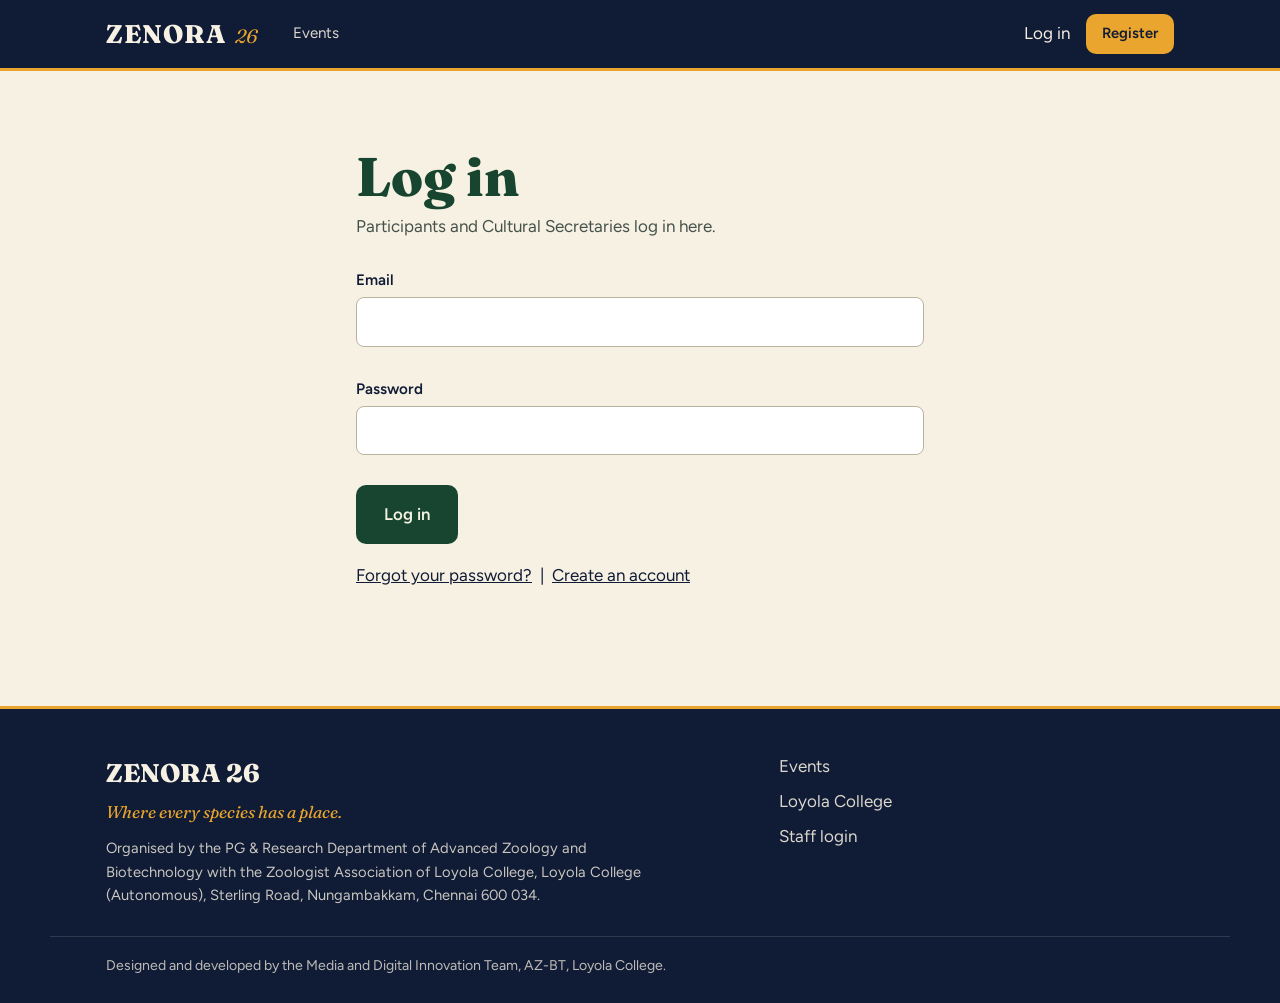
<file: secretary.html>
<!DOCTYPE html>
<html lang="en">
<head>
<meta charset="utf-8">
<meta name="viewport" content="width=device-width, initial-scale=1">
<title>Cultural Secretary | ZENORA 26</title>
<meta name="description" content="ZENORA 26, the intercollegiate zoology department festival at Loyola College, Chennai. Where every species has a place.">
<link rel="preconnect" href="https://fonts.googleapis.com">
<link rel="preconnect" href="https://fonts.gstatic.com" crossorigin>
<link href="https://fonts.googleapis.com/css2?family=Figtree:wght@400;500;600;700&family=Fraunces:ital,opsz,wght@0,9..144,500;0,9..144,700;0,9..144,800;1,9..144,500&display=swap" rel="stylesheet">
<link rel="stylesheet" href="assets/css/zenora.css">
</head>
<body>
<div id="site-header"></div>
<main id="main">

<section class="section wrap">
  <h1 class="page-title">Cultural Secretary</h1>
  <p class="page-sub" id="sub">Your college's registrations, read-only.</p>
  <div id="msg" class="hidden" role="alert"></div>
  <div id="content" class="hidden">
    <div class="card" id="status" style="margin-bottom:24px"></div>
    <div class="card" style="margin-bottom:24px">
      <h2 class="h2" style="font-size:1.6rem;margin-bottom:6px">Participants</h2>
      <p class="page-sub" style="margin-bottom:12px">If a change is needed, ask the participant to cancel their registration and register again. You cannot edit from here.</p>
      <p style="margin-bottom:12px"><button class="btn btn-outline btn-sm" id="csv">Download list (CSV)</button></p>
      <div class="table-wrap"><table id="people"></table></div>
    </div>
    <div class="card">
      <h2 class="h2" style="font-size:1.6rem;margin-bottom:12px">Teams</h2>
      <div class="table-wrap"><table id="teams"></table></div>
    </div>
  </div>
</section>

</main>
<div id="site-footer"></div>
<script src="assets/js/config.js"></script>
<script src="assets/js/api.js"></script>
<script src="assets/js/layout.js"></script>
<script>

(async function () {
  if (!Z.requireLogin()) return;
  const $ = (id) => document.getElementById(id), msg = $("msg");
  let data;
  function paint() {
    $("sub").textContent = data.college.name + ". Read-only list of your college's registrations.";
    const dl = data.deadline ? Z.fmtDate(data.deadline) : "not set yet";
    $("status").innerHTML = data.finalized
      ? `<div class="alert alert-ok" style="margin:0"><strong>Finalized</strong> on ${Z.esc(Z.fmtDate((data.finalized_at || "").slice(0, 10)))}. Registration for ${Z.esc(data.college.name)} is closed. Contact the organisers if something must change.</div>`
      : `<p>Finalization deadline: <strong>${Z.esc(dl)}</strong>. When the list is final, press the button. This approves your college's students and <strong>closes registration for your college</strong>.</p>
         ${data.closed ? '<div class="alert alert-warn">Registration for your college is already closed by the deadline.</div>' : ""}
         <p style="margin-top:12px"><button class="btn btn-forest btn-lg" id="fin">Finalize and Approve</button></p>`;
    const f = $("fin"); if (f) f.onclick = finalize;
    $("people").innerHTML = "<thead><tr><th>ID</th><th>Name</th><th>Level</th><th>Phone</th><th>Events</th></tr></thead><tbody>" +
      (data.participants.length ? data.participants.map((p) => `<tr><td>${Z.esc(p.user_id)}</td><td>${Z.esc(p.name)}</td><td>${Z.esc(p.level)}${p.year ? " " + Z.esc(p.year) : ""}</td><td>${Z.esc(p.phone)}</td><td>${p.events.length ? p.events.map((e) => Z.esc(e.name) + (e.team ? " (team)" : "")).join(", ") : "<em>none yet</em>"}</td></tr>`).join("") : '<tr><td colspan="5">No participants yet.</td></tr>') + "</tbody>";
    $("teams").innerHTML = "<thead><tr><th>Event</th><th>Members</th><th>Size</th></tr></thead><tbody>" +
      (data.teams.length ? data.teams.map((t) => `<tr><td>${Z.esc(t.event)}</td><td>${t.members.map(Z.esc).join(", ")}</td><td>${t.size} (needs ${t.min_team} to ${t.max_team})${t.incomplete ? ' <strong style="color:var(--danger)">incomplete</strong>' : ""}</td></tr>`).join("") : '<tr><td colspan="3">No teams yet.</td></tr>') + "</tbody>";
  }
  async function finalize() {
    const incomplete = data.teams.filter((t) => t.incomplete).length;
    const warn = incomplete ? `\n\n${incomplete} team(s) are below the minimum size.` : "";
    if (!confirm("Finalize and approve your college's registrations? Registration for your college will close and you cannot undo this." + warn)) return;
    try { data = await Z.api("secretaryFinalize", {}, true); paint(); Z.show(msg, "ok", "Finalized. Thank you."); }
    catch (e) { Z.show(msg, "err", e.message); }
  }
  $("csv").onclick = () => {
    const q = (v) => '"' + String(v ?? "").replace(/"/g, '""') + '"';
    const lines = [["ID", "Name", "Level", "Year", "Phone", "Email", "Events"].map(q).join(",")].concat(
      data.participants.map((p) => [p.user_id, p.name, p.level, p.year, p.phone, p.email, p.events.map((e) => e.name).join("; ")].map(q).join(",")));
    const a = document.createElement("a");
    a.href = URL.createObjectURL(new Blob(["\ufeff" + lines.join("\n")], { type: "text/csv" }));
    a.download = "college-registrations.csv"; a.click();
  };
  try { data = await Z.api("secretaryOverview", {}, true); $("content").classList.remove("hidden"); paint(); }
  catch (e) {
    if (e.code === "AUTH") return location.replace("login.html?next=secretary.html");
    Z.show(msg, "err", e.code === "FORBIDDEN" ? "This page is only for approved Cultural Secretaries. If you asked for the role while registering, the organisers will approve it soon." : e.message);
  }
})();

</script>
</body>
</html>
</file>
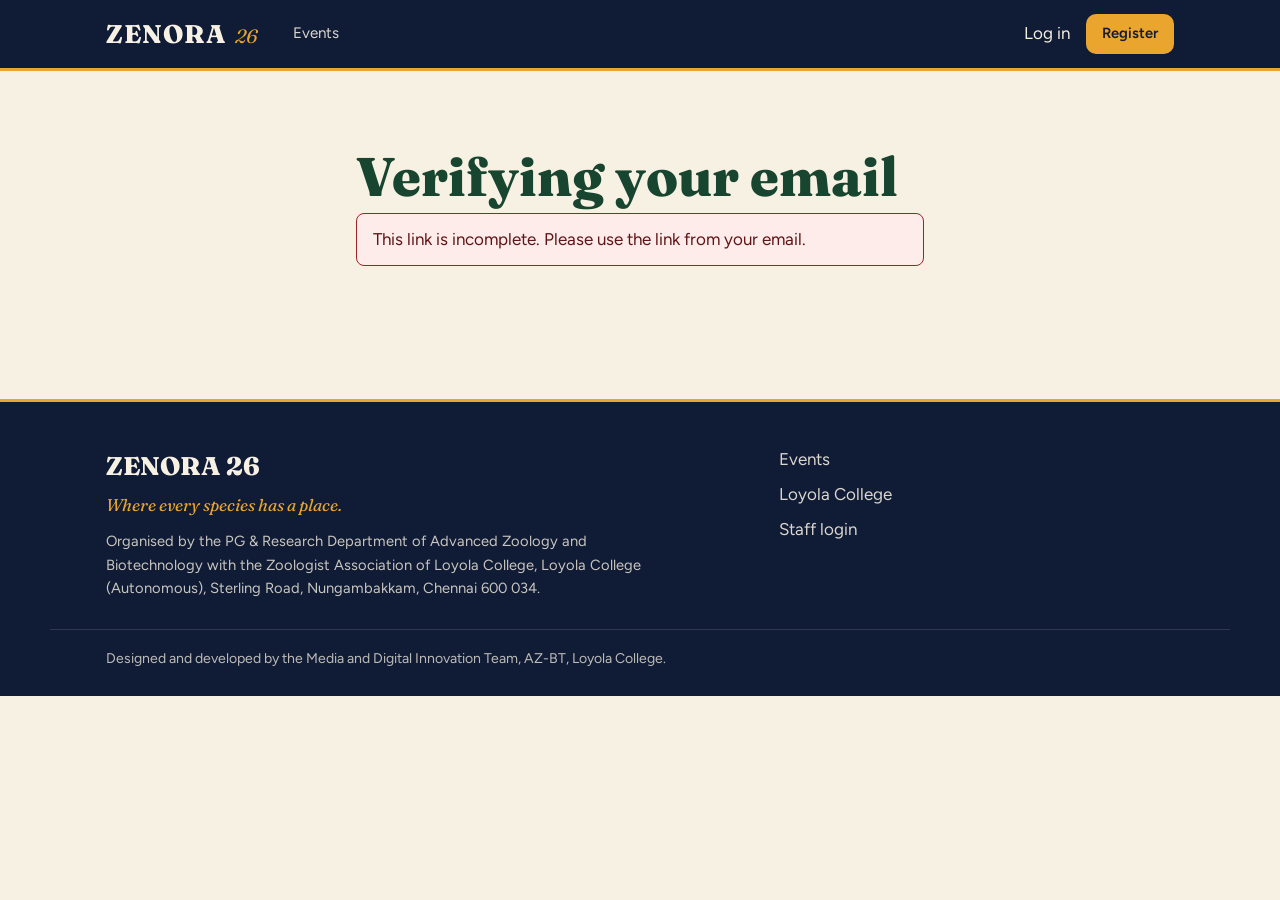
<file: verify.html>
<!DOCTYPE html>
<html lang="en">
<head>
<meta charset="utf-8">
<meta name="viewport" content="width=device-width, initial-scale=1">
<title>Verify email | ZENORA 26</title>
<meta name="description" content="ZENORA 26, the intercollegiate zoology department festival at Loyola College, Chennai. Where every species has a place.">
<link rel="preconnect" href="https://fonts.googleapis.com">
<link rel="preconnect" href="https://fonts.gstatic.com" crossorigin>
<link href="https://fonts.googleapis.com/css2?family=Figtree:wght@400;500;600;700&family=Fraunces:ital,opsz,wght@0,9..144,500;0,9..144,700;0,9..144,800;1,9..144,500&display=swap" rel="stylesheet">
<link rel="stylesheet" href="assets/css/zenora.css">
</head>
<body>
<div id="site-header"></div>
<main id="main">

<section class="section wrap narrow">
  <h1 class="page-title">Verifying your email</h1>
  <div id="msg" class="alert alert-ok" role="status">Please wait a moment...</div>
  <p id="again" class="hidden"><a class="btn btn-outline" href="login.html">Go to log in</a></p>
</section>

</main>
<div id="site-footer"></div>
<script src="assets/js/config.js"></script>
<script src="assets/js/api.js"></script>
<script src="assets/js/layout.js"></script>
<script>

(async function () {
  const msg = document.getElementById("msg");
  const t = new URLSearchParams(location.search).get("t");
  if (!t) { Z.show(msg, "err", "This link is incomplete. Please use the link from your email."); return; }
  try {
    const r = await Z.api("verify", { token: t });
    Z.setToken(r.token);
    Z.show(msg, "ok", "Email verified. Your participant ID is " + r.user.user_id + ". Taking you to your dashboard...");
    setTimeout(() => (location.href = "dashboard.html"), 1800);
  } catch (e) {
    Z.show(msg, "err", e.message);
    document.getElementById("again").classList.remove("hidden");
  }
})();

</script>
</body>
</html>
</file>
<file: assets/css/zenora.css>
:root{--forest:#17452f;--emerald:#087c63;--navy:#101b35;--royal:#263b9a;--amber:#e9a52d;--ivory:#f7f1e3;--ivory-deep:#efe6cf;--ink:#101b35;--muted:#45524b;--line:rgba(23,69,47,.22);--danger:#9b2226;--radius:10px}
*{box-sizing:border-box;margin:0}
html{scroll-behavior:smooth}
body{font-family:"Figtree",system-ui,-apple-system,"Segoe UI",sans-serif;background:var(--ivory);color:var(--ink);line-height:1.6;font-size:1.0625rem;-webkit-font-smoothing:antialiased}
h1,h2,h3,.display{font-family:"Fraunces",Georgia,"Times New Roman",serif}
a{color:inherit}img{max-width:100%;height:auto;display:block}
:focus-visible{outline:3px solid var(--royal);outline-offset:3px;border-radius:4px}
.skip{position:absolute;left:-999px;top:0;background:var(--amber);color:var(--navy);padding:10px 16px;z-index:100}.skip:focus{left:8px;top:8px}
.wrap{max-width:1180px;margin:0 auto;padding:0 clamp(20px,5vw,56px)}
.narrow{max-width:680px}

.btn{display:inline-block;text-decoration:none;font:inherit;font-weight:600;padding:10px 20px;border-radius:var(--radius);border:2px solid transparent;cursor:pointer;transition:background .2s,color .2s,border-color .2s}
.btn-lg{padding:14px 26px;font-size:1.05rem}.btn-sm{padding:6px 14px;font-size:.92rem}
.btn-forest{background:var(--forest);color:var(--ivory)}.btn-forest:hover{background:var(--emerald)}
.btn-amber{background:var(--amber);color:var(--navy)}.btn-amber:hover{background:#f3b84a}
.btn-outline{border-color:var(--forest);color:var(--forest);background:transparent}.btn-outline:hover{background:var(--forest);color:var(--ivory)}
.btn-danger{border-color:var(--danger);color:var(--danger);background:transparent}.btn-danger:hover{background:var(--danger);color:#fff}
.btn[disabled]{opacity:.55;cursor:not-allowed}

.site-header{background:var(--navy);color:var(--ivory);border-bottom:3px solid var(--amber)}
.header-row{display:flex;align-items:center;gap:28px;min-height:68px}
.brand{display:flex;align-items:baseline;gap:8px;text-decoration:none}
.brand-name{font-family:"Fraunces",serif;font-weight:800;font-size:1.6rem;letter-spacing:.04em}
.brand-year{font-family:"Fraunces",serif;font-style:italic;color:var(--amber);font-size:1.2rem}
.nav-desktop{display:flex;gap:22px;margin-left:8px;flex:1}
.nav-desktop a{text-decoration:none;font-size:.95rem;opacity:.88;padding:6px 0;border-bottom:2px solid transparent}
.nav-desktop a:hover,.nav-desktop a[aria-current]{opacity:1;border-bottom-color:var(--amber)}
.header-actions{display:flex;align-items:center;gap:16px;margin-left:auto}
.link-quiet{text-decoration:none;font-weight:500;background:none;border:0;color:inherit;font:inherit;cursor:pointer}.link-quiet:hover{text-decoration:underline}
.nav-mobile{display:none;border-top:1px solid rgba(247,241,227,.15)}
.nav-mobile summary{padding:12px clamp(20px,5vw,56px);cursor:pointer;font-weight:600}
.nav-mobile nav{display:grid;padding:0 clamp(20px,5vw,56px) 14px}
.nav-mobile nav a{padding:10px 0;text-decoration:none;border-top:1px solid rgba(247,241,227,.1)}

.hero{padding-top:clamp(32px,5vw,64px);position:relative}
.hero-grid{display:grid;grid-template-columns:1.05fr .95fr;gap:clamp(24px,4vw,64px);align-items:center;padding-bottom:28px}
.hero-kicker{color:var(--emerald);font-weight:600;margin-bottom:8px}
.hero-title{font-weight:800;color:var(--forest);font-size:clamp(3.6rem,11vw,8rem);line-height:.92;letter-spacing:-.02em}
.hero-year{font-style:italic;font-weight:500;color:var(--navy);font-size:.42em;letter-spacing:0;vertical-align:top;position:relative;top:.25em}
.hero-tagline{font-family:"Fraunces",serif;font-style:italic;font-size:clamp(1.4rem,2.6vw,2rem);color:var(--navy);margin-top:18px}
.hero-theme{margin-top:8px;color:var(--muted);max-width:46ch}
.hero-actions{display:flex;flex-wrap:wrap;gap:14px;margin-top:28px}
.hero-note{margin-top:12px;color:var(--muted);font-size:.95rem}
.facts{display:grid;gap:14px;margin-top:32px;padding-top:22px;border-top:2px solid var(--amber);max-width:520px}
.facts div{display:grid;grid-template-columns:70px 1fr;gap:12px}.facts dt{font-weight:600;color:var(--emerald)}
.facts-sub{display:block;font-size:.9rem;color:var(--muted)}
.hero-art img{mix-blend-mode:multiply;width:100%}
@media(prefers-reduced-motion:no-preference){.hero-art img{animation:settle 1.1s ease-out both}@keyframes settle{from{opacity:0;transform:scale(.97)}to{opacity:1;transform:none}}}
.helix{display:block;width:100%;height:40px}.helix path{fill:none;stroke-width:2.2;vector-effect:non-scaling-stroke}
.helix-a{stroke:var(--forest)}.helix-b{stroke:var(--amber)}.helix-rungs line{stroke:var(--emerald);stroke-opacity:.35;stroke-width:1;vector-effect:non-scaling-stroke}

.stats{background:var(--navy);color:var(--ivory)}
.stats-row{display:grid;grid-template-columns:repeat(3,1fr);gap:16px;padding-top:34px;padding-bottom:34px}
.stats-row p{display:grid;gap:2px}
.stats-row strong{font-family:"Fraunces",serif;font-size:clamp(2.2rem,5vw,3.6rem);font-weight:700;color:var(--amber);line-height:1}
.stats-row span{opacity:.85}

.section{padding-top:clamp(40px,6vw,80px);padding-bottom:clamp(40px,6vw,80px)}
.section-tint{background:var(--ivory-deep)}
.h2{font-weight:700;font-size:clamp(1.9rem,3.6vw,2.8rem);color:var(--forest);line-height:1.1;margin-bottom:24px}
.page-title{font-weight:800;color:var(--forest);font-size:clamp(2.2rem,5vw,3.4rem);line-height:1.05;margin-bottom:8px}
.page-sub{color:var(--muted);margin-bottom:28px;max-width:60ch}
.steps{list-style:none;padding:0;display:grid;grid-template-columns:repeat(2,1fr);gap:30px 48px}
.steps li{display:grid;grid-template-columns:44px 1fr;gap:16px}
.step-n{width:44px;height:44px;border-radius:50%;background:var(--forest);color:var(--ivory);display:grid;place-items:center;font-family:"Fraunces",serif;font-weight:700;font-size:1.2rem}
.steps h3{font-size:1.3rem;color:var(--navy);margin-bottom:4px}.steps p{color:var(--muted);max-width:52ch}
.two-col{display:grid;grid-template-columns:1fr 1.2fr;gap:clamp(28px,5vw,72px);padding-top:clamp(40px,6vw,80px);padding-bottom:clamp(40px,6vw,80px)}
.lede{font-size:1.15rem;color:var(--muted);max-width:44ch}
.prose p{margin-bottom:16px;max-width:62ch}.prose strong{color:var(--forest)}

.form{display:grid;gap:18px}
.form fieldset{border:1.5px solid var(--line);border-radius:var(--radius);padding:18px 18px 6px;display:grid;gap:4px;background:#fffdf6}
.form legend{font-family:"Fraunces",serif;font-weight:700;color:var(--forest);padding:0 8px;font-size:1.15rem}
.row{display:grid;grid-template-columns:1fr 1fr;gap:16px}
.field{display:grid;gap:5px;margin-bottom:12px}
.field label{font-weight:600;font-size:.95rem}
.field small{color:var(--muted)}
input,select,textarea{font:inherit;color:var(--ink);background:#fff;border:1.5px solid #b9b49f;border-radius:8px;padding:10px 12px;width:100%}
input:focus,select:focus,textarea:focus{border-color:var(--forest)}
input[type=checkbox]{width:auto;margin-right:8px;accent-color:var(--forest)}
.check{display:flex;align-items:flex-start;gap:4px;font-weight:500}
.hp{position:absolute;left:-9999px;height:0;overflow:hidden}
.alert{padding:12px 16px;border-radius:8px;margin-bottom:16px;border:1.5px solid}
.alert-err{background:#fdecea;border-color:var(--danger);color:#5f1417}
.alert-ok{background:#e6f4ee;border-color:var(--emerald);color:#0b3d31}
.alert-warn{background:#fff3d6;border-color:var(--amber);color:#533b05}
.hidden{display:none!important}
.card{background:#fffdf6;border:1.5px solid var(--line);border-radius:var(--radius);padding:20px}

.chips{display:flex;flex-wrap:wrap;gap:8px;margin-bottom:24px}
.chip{font:inherit;font-weight:600;padding:7px 16px;border-radius:999px;border:1.5px solid var(--forest);background:transparent;color:var(--forest);cursor:pointer}
.chip[aria-pressed=true]{background:var(--forest);color:var(--ivory)}
.event-grid{display:grid;grid-template-columns:repeat(auto-fill,minmax(310px,1fr));gap:20px}
.event{background:#fffdf6;border:1.5px solid var(--line);border-top:4px solid var(--amber);border-radius:var(--radius);padding:20px;display:flex;flex-direction:column;gap:10px}
.event h3{font-size:1.35rem;color:var(--forest);line-height:1.15}
.event .alt{color:var(--muted);font-size:.95rem;margin-top:-6px}
.tags{display:flex;flex-wrap:wrap;gap:6px}
.tag{font-size:.8rem;font-weight:600;padding:2px 10px;border-radius:999px;background:var(--ivory-deep);color:var(--forest)}
.tag-online{background:#dfe5fa;color:var(--royal)}
.meta{font-size:.95rem;color:var(--muted);display:grid;gap:2px}
.event details{font-size:.95rem}.event summary{cursor:pointer;font-weight:600;color:var(--forest)}
.event .actions{margin-top:auto;display:flex;gap:10px;flex-wrap:wrap;align-items:center}

.dash-grid{display:grid;grid-template-columns:320px 1fr;gap:24px;align-items:start}
.pass{text-align:center}
.pass .id{font-family:"Fraunces",serif;font-weight:800;font-size:1.7rem;color:var(--forest);letter-spacing:.05em}
#qr{display:inline-block;background:#fff;padding:12px;border:3px solid var(--amber);border-radius:12px;margin:12px 0}
table{width:100%;border-collapse:collapse;font-size:.97rem}
th,td{text-align:left;padding:10px 8px;border-bottom:1px solid var(--line);vertical-align:top}
th{color:var(--forest);font-weight:700}
.status-cancelled{color:var(--muted);text-decoration:line-through}
.table-wrap{overflow-x:auto}

.site-footer{background:var(--navy);color:var(--ivory);border-top:3px solid var(--amber);padding-top:44px;margin-top:40px}
.footer-grid{display:grid;grid-template-columns:1.6fr 1fr;gap:40px;padding-bottom:28px}
.footer-brand{font-family:"Fraunces",serif;font-weight:800;font-size:1.6rem}
.footer-line{font-family:"Fraunces",serif;font-style:italic;color:var(--amber);margin:4px 0 12px}
.footer-small{font-size:.92rem;opacity:.8;max-width:60ch}
.footer-links{display:grid;gap:8px;align-content:start}.footer-links a{text-decoration:none;opacity:.88}.footer-links a:hover{opacity:1;text-decoration:underline}
.footer-credit{border-top:1px solid rgba(247,241,227,.18);padding-top:18px;padding-bottom:26px;font-size:.88rem;opacity:.75}

@media(max-width:960px){.nav-desktop{display:none}.nav-mobile{display:block}.hero-grid{grid-template-columns:1fr}.hero-art{max-width:560px}.two-col,.footer-grid,.dash-grid{grid-template-columns:1fr}.steps{grid-template-columns:1fr}}
@media(max-width:560px){.stats-row{grid-template-columns:1fr}.row{grid-template-columns:1fr}.header-actions .link-quiet{display:none}}
</file>
